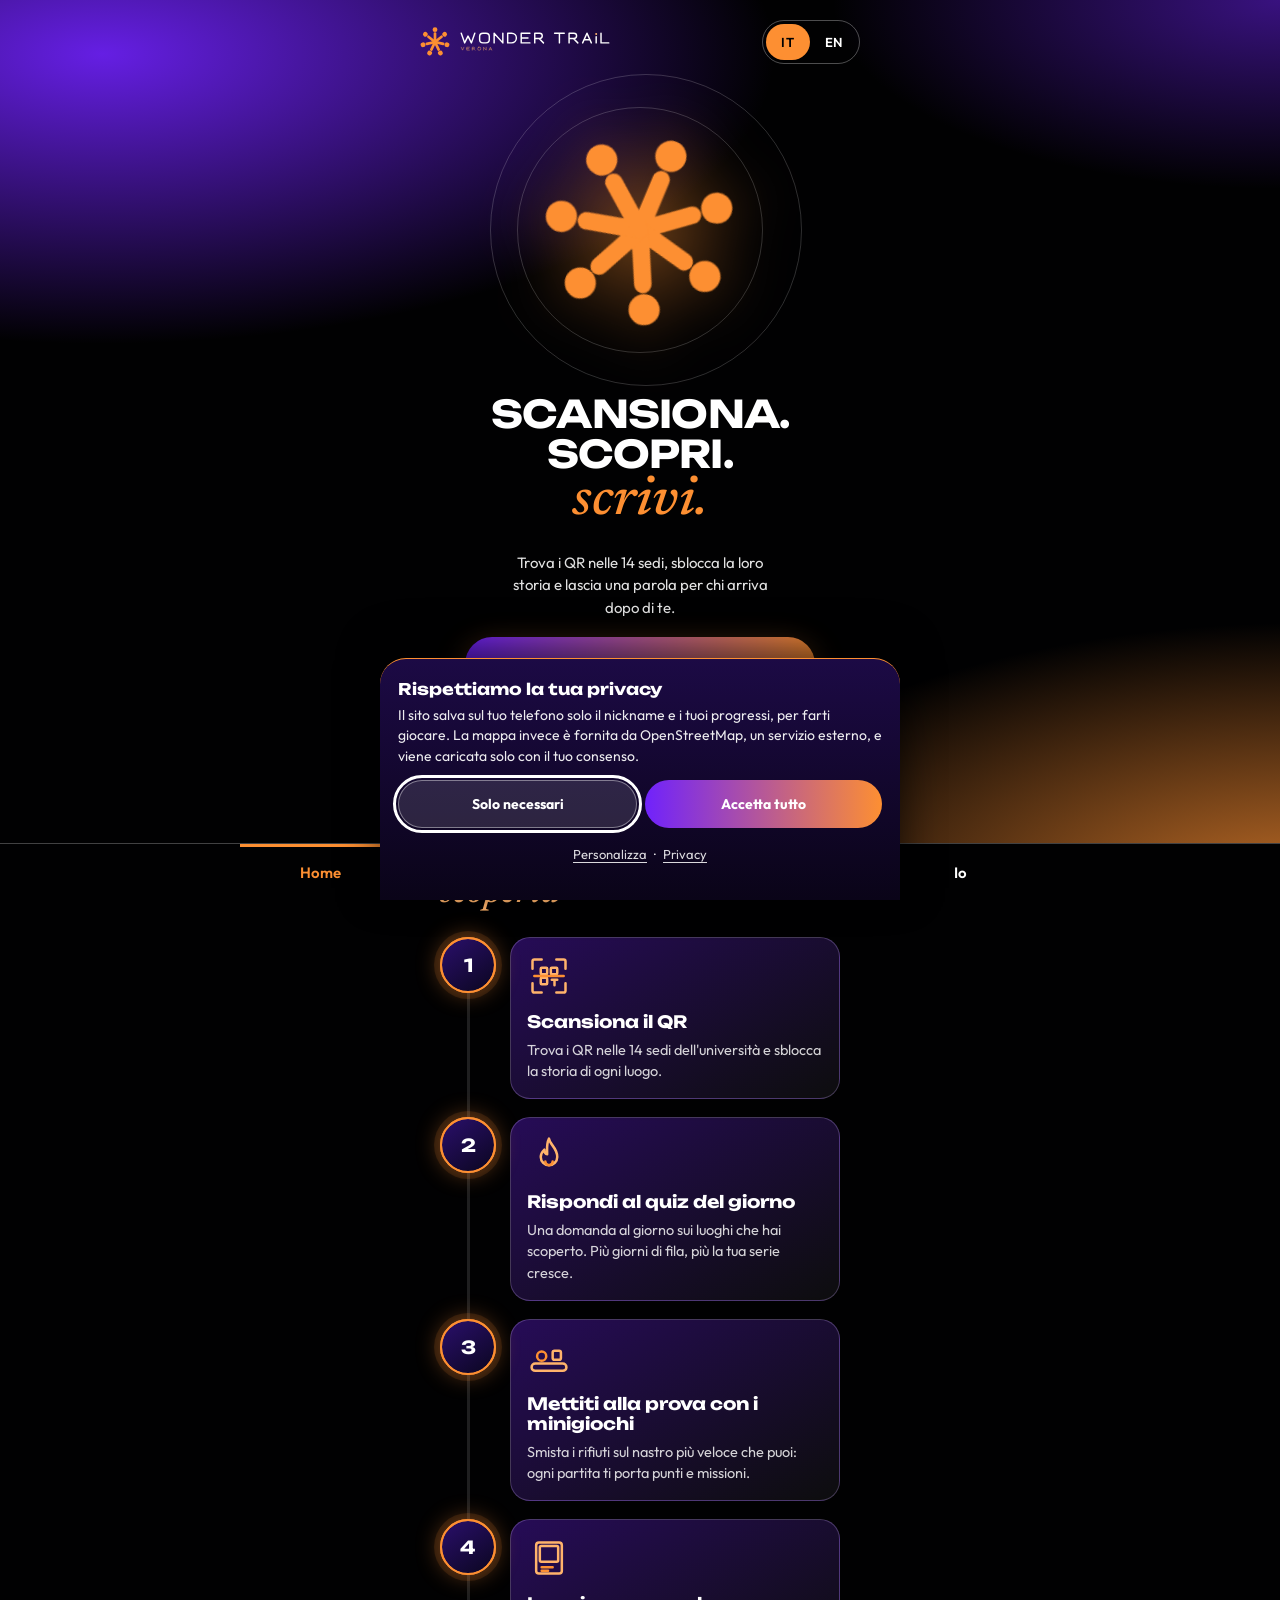
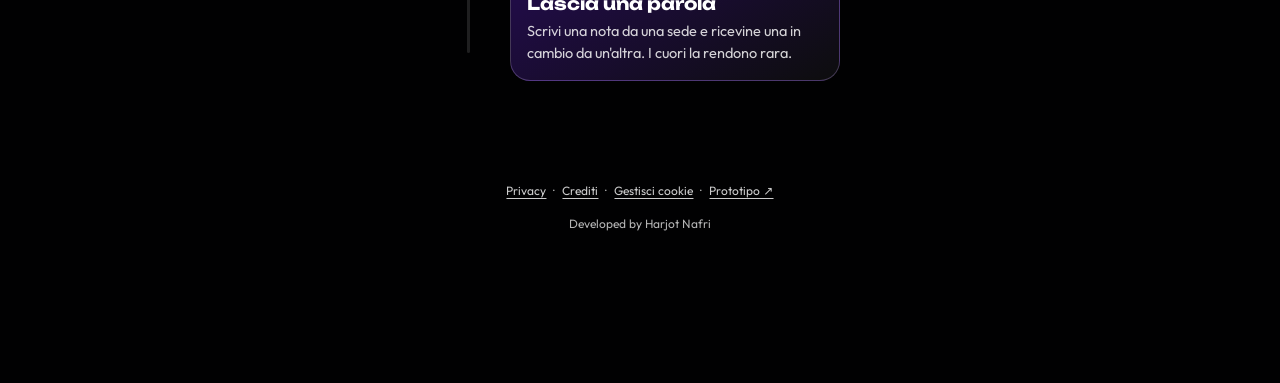
<file: index.html>
<!doctype html>
<html lang="it">
<head>
<meta charset="utf-8">
<meta name="viewport" content="width=device-width, initial-scale=1">
<meta name="theme-color" content="#010102">
<title>Verona Wonder Trail</title>
<link rel="icon" href="logo/favicon.svg" type="image/svg+xml">
<link rel="icon" href="logo/favicon-32.png" sizes="32x32" type="image/png">
<link rel="apple-touch-icon" href="logo/apple-touch-icon.png">
<meta name="description" content="Scansiona i QR nelle sedi dell'Università di Verona, sblocca la loro storia e scrivi agli altri poli.">
<link rel="stylesheet" href="fonts.css">
<link rel="stylesheet" href="vendor/leaflet/leaflet.css">
<link rel="stylesheet" href="style.css">
<link rel="stylesheet" href="consent.css">
<link rel="stylesheet" href="steps.css">
<link rel="stylesheet" href="percorso.css">
<script src="i18n-en.js"></script>
<script src="i18n.js"></script>
</head>
<body data-view="top">
<main class="screen" id="top">

<header class="top">
<span class="brand"><svg class="brand-sym" viewBox="0 0 100 100" aria-hidden="true"><g stroke="#FD8F32" stroke-width="9" stroke-linecap="round"><line x1="50" y1="50" x2="50" y2="22" transform="rotate(0 50 50)"/><circle cx="50" cy="9" r="8" stroke="none" fill="#FD8F32" transform="rotate(0 50 50)"/><line x1="50" y1="50" x2="50" y2="22" transform="rotate(51.42857142857143 50 50)"/><circle cx="50" cy="9" r="8" stroke="none" fill="#FD8F32" transform="rotate(51.42857142857143 50 50)"/><line x1="50" y1="50" x2="50" y2="22" transform="rotate(102.85714285714286 50 50)"/><circle cx="50" cy="9" r="8" stroke="none" fill="#FD8F32" transform="rotate(102.85714285714286 50 50)"/><line x1="50" y1="50" x2="50" y2="22" transform="rotate(154.28571428571428 50 50)"/><circle cx="50" cy="9" r="8" stroke="none" fill="#FD8F32" transform="rotate(154.28571428571428 50 50)"/><line x1="50" y1="50" x2="50" y2="22" transform="rotate(205.71428571428572 50 50)"/><circle cx="50" cy="9" r="8" stroke="none" fill="#FD8F32" transform="rotate(205.71428571428572 50 50)"/><line x1="50" y1="50" x2="50" y2="22" transform="rotate(257.14285714285717 50 50)"/><circle cx="50" cy="9" r="8" stroke="none" fill="#FD8F32" transform="rotate(257.14285714285717 50 50)"/><line x1="50" y1="50" x2="50" y2="22" transform="rotate(308.57142857142856 50 50)"/><circle cx="50" cy="9" r="8" stroke="none" fill="#FD8F32" transform="rotate(308.57142857142856 50 50)"/></g></svg><svg class="brand-txt" role="img" aria-label="Verona Wonder Trail" xmlns="http://www.w3.org/2000/svg" viewBox="-5 -5 620 82"><g transform="translate(0,0)"><g fill="none" stroke="#fff" stroke-width="6" stroke-linecap="round" stroke-linejoin="round"><g transform="translate(0,0)"><path d="M0 0L14 40L28 12L42 40L56 0"/></g><g transform="translate(76,0)"><path d="M14 0H26A14 14 0 0 1 40 14V26A14 14 0 0 1 26 40H14A14 14 0 0 1 0 26V14A14 14 0 0 1 14 0Z"/></g><g transform="translate(136,0)"><path d="M0 40V0L36 40V0"/></g><g transform="translate(192,0)"><path d="M0 0H16A20 20 0 0 1 16 40H0Z"/></g><g transform="translate(248,0)"><path d="M36 0H0V40H36M0 20H28"/></g><g transform="translate(304,0)"><path d="M0 40V0H20A11 11 0 0 1 20 22H0M18 22L36 40"/></g><g transform="translate(386,0)"><path d="M0 0H40M20 0V40"/></g><g transform="translate(446,0)"><path d="M0 40V0H20A11 11 0 0 1 20 22H0M18 22L36 40"/></g><g transform="translate(502,0)"><path d="M0 40L18 0L36 40M8 27H28"/></g><g transform="translate(558,0)"><path d="M0 15V40"/><circle cx="0" cy="3" r="4.2" fill="#FFB36B" stroke="none"/></g><g transform="translate(578,0)"><path d="M0 0V40H32"/></g></g><g transform="translate(0,58) scale(.3)"><g fill="none" stroke="#FFB36B" stroke-width="6" stroke-linecap="round" stroke-linejoin="round"><g transform="translate(0,0)"><path d="M0 0L18 40L36 0"/></g><g transform="translate(76,0)"><path d="M36 0H0V40H36M0 20H28"/></g><g transform="translate(152,0)"><path d="M0 40V0H20A11 11 0 0 1 20 22H0M18 22L36 40"/></g><g transform="translate(228,0)"><path d="M14 0H26A14 14 0 0 1 40 14V26A14 14 0 0 1 26 40H14A14 14 0 0 1 0 26V14A14 14 0 0 1 14 0Z"/></g><g transform="translate(308,0)"><path d="M0 40V0L36 40V0"/></g><g transform="translate(384,0)"><path d="M0 40L18 0L36 40M8 27H28"/></g></g></g></g></svg></span>
<div class="hright"><span id="langsw-slot"></span><span class="lang" id="who"></span></div>
</header>

<section class="hero">

<div class="stage" aria-hidden="true" id="stage">
<div class="halo h1"></div>
<div class="halo h2"></div>
<div class="aura" id="aura"><svg class="aura-sym" viewBox="0 0 100 100" aria-hidden="true"><g stroke="#FD8F32" stroke-width="9" stroke-linecap="round"><line x1="50" y1="50" x2="50" y2="22" transform="rotate(0 50 50)"/><circle cx="50" cy="9" r="8" stroke="none" fill="#FD8F32" transform="rotate(0 50 50)"/><line x1="50" y1="50" x2="50" y2="22" transform="rotate(51.42857142857143 50 50)"/><circle cx="50" cy="9" r="8" stroke="none" fill="#FD8F32" transform="rotate(51.42857142857143 50 50)"/><line x1="50" y1="50" x2="50" y2="22" transform="rotate(102.85714285714286 50 50)"/><circle cx="50" cy="9" r="8" stroke="none" fill="#FD8F32" transform="rotate(102.85714285714286 50 50)"/><line x1="50" y1="50" x2="50" y2="22" transform="rotate(154.28571428571428 50 50)"/><circle cx="50" cy="9" r="8" stroke="none" fill="#FD8F32" transform="rotate(154.28571428571428 50 50)"/><line x1="50" y1="50" x2="50" y2="22" transform="rotate(205.71428571428572 50 50)"/><circle cx="50" cy="9" r="8" stroke="none" fill="#FD8F32" transform="rotate(205.71428571428572 50 50)"/><line x1="50" y1="50" x2="50" y2="22" transform="rotate(257.14285714285717 50 50)"/><circle cx="50" cy="9" r="8" stroke="none" fill="#FD8F32" transform="rotate(257.14285714285717 50 50)"/><line x1="50" y1="50" x2="50" y2="22" transform="rotate(308.57142857142856 50 50)"/><circle cx="50" cy="9" r="8" stroke="none" fill="#FD8F32" transform="rotate(308.57142857142856 50 50)"/></g></svg></div>
</div>

<h1 class="title">
<span class="letters" aria-label="Scansiona."><span aria-hidden="true" style="--i:0">S</span><span aria-hidden="true" style="--i:1">C</span><span aria-hidden="true" style="--i:2">A</span><span aria-hidden="true" style="--i:3">N</span><span aria-hidden="true" style="--i:4">S</span><span aria-hidden="true" style="--i:5">I</span><span aria-hidden="true" style="--i:6">O</span><span aria-hidden="true" style="--i:7">N</span><span aria-hidden="true" style="--i:8">A</span><span aria-hidden="true" style="--i:9">.</span></span>
<span class="letters" aria-label="Scopri."><span aria-hidden="true" style="--i:10">S</span><span aria-hidden="true" style="--i:11">C</span><span aria-hidden="true" style="--i:12">O</span><span aria-hidden="true" style="--i:13">P</span><span aria-hidden="true" style="--i:14">R</span><span aria-hidden="true" style="--i:15">I</span><span aria-hidden="true" style="--i:16">.</span></span>
<span class="script"><span>scrivi.</span></span>
</h1>

<p class="lead">Trova i QR nelle 14 sedi, sblocca la loro storia e lascia una parola per chi arriva dopo di te.</p>
<button class="cta" id="cta" type="button">Scansiona un QR</button>
<a class="ghost" href="#mappa">Vedi la mappa</a>
<p class="note" id="note" role="status"></p>
<form class="nick" id="nick-form" hidden>
<label class="sr" for="nick">Nickname</label>
<input id="nick" name="nick" type="text" minlength="2" maxlength="20" required autocomplete="off" placeholder="Scegli un nickname">
<button type="submit">Conferma</button>
</form>
<p class="progress" id="progress"></p>

</section>

<section class="how" id="how" aria-labelledby="how-t">
<p class="how-h">Come funziona</p>
<h2 class="how-t" id="how-t">Quattro passi, <em>una scoperta</em></h2>
<div class="how-list">
<span class="how-rail" aria-hidden="true"></span><span class="how-fill" aria-hidden="true"></span>
<ol class="how-ol">
<li class="how-step" style="--k:0"><span class="how-num" aria-hidden="true">1</span><div class="how-card"><svg class="how-ico" viewBox="0 0 48 48" fill="none" stroke="currentColor" stroke-width="2.5" stroke-linecap="round" stroke-linejoin="round" aria-hidden="true"><path d="M6 16V8a2 2 0 0 1 2-2h8M32 6h8a2 2 0 0 1 2 2v8M42 32v8a2 2 0 0 1-2 2h-8M16 42H8a2 2 0 0 1-2-2v-8"/><rect x="15" y="15" width="7" height="7" rx="1"/><rect x="26" y="15" width="7" height="7" rx="1"/><rect x="15" y="26" width="7" height="7" rx="1"/><path d="M27 28h6M30 28v6"/><g class="ico-scan"><path d="M8 24h32" stroke="#FD8F32"/></g></svg><h3>Scansiona il QR</h3><p>Trova i QR nelle 14 sedi dell'università e sblocca la storia di ogni luogo.</p></div></li>
<li class="how-step" style="--k:1"><span class="how-num" aria-hidden="true">2</span><div class="how-card"><svg class="how-ico" viewBox="0 0 48 48" fill="none" stroke="currentColor" stroke-width="2.5" stroke-linecap="round" stroke-linejoin="round" aria-hidden="true"><g class="ico-flame"><path d="M24 5c1 7 9 10 9 20a9 9 0 0 1-18 0c0-4 2-6 4-8 0 4 2 5 3 5 0-6-1-11 2-17z"/></g><path d="M20 30a4 4 0 0 0 8 0" stroke="#FD8F32"/></svg><h3>Rispondi al quiz del giorno</h3><p>Una domanda al giorno sui luoghi che hai scoperto. Più giorni di fila, più la tua serie cresce.</p></div></li>
<li class="how-step" style="--k:2"><span class="how-num" aria-hidden="true">3</span><div class="how-card"><svg class="how-ico" viewBox="0 0 48 48" fill="none" stroke="currentColor" stroke-width="2.5" stroke-linecap="round" stroke-linejoin="round" aria-hidden="true"><rect x="5" y="30" width="38" height="8" rx="4"/><g class="ico-belt"><circle cx="16" cy="22" r="5" stroke="#FD8F32"/><rect x="28" y="16" width="9" height="10" rx="2"/></g></svg><h3>Mettiti alla prova con i minigiochi</h3><p>Smista i rifiuti sul nastro più veloce che puoi: ogni partita ti porta punti e missioni.</p></div></li>
<li class="how-step" style="--k:3"><span class="how-num" aria-hidden="true">4</span><div class="how-card"><svg class="how-ico" viewBox="0 0 48 48" fill="none" stroke="currentColor" stroke-width="2.5" stroke-linecap="round" stroke-linejoin="round" aria-hidden="true"><g class="ico-pol"><rect x="10" y="7" width="28" height="34" rx="3"/><rect x="14" y="11" width="20" height="17" rx="1.5"/><path d="M16 34h12M16 38h7" stroke="#FD8F32"/></g></svg><h3>Lascia una parola</h3><p>Scrivi una nota da una sede e ricevine una in cambio da un'altra. I cuori la rendono rara.</p></div></li>
</ol>
</div>
</section>

</main>

<section class="mapsec" id="mappa" aria-labelledby="mappa-t">
<h2 id="mappa-t">Le sedi</h2>
<p class="mapsub">Tocca un punto. Quelli gialli li hai sbloccati.</p>
<div id="map" class="map" role="region" aria-label="Mappa delle sedi"></div>
<div id="sede-panel" class="panel" hidden tabindex="-1">
<h3 id="sp-nome"></h3>
<p class="sp-state" id="sp-state"></p>
<div id="sp-body"></div>
</div>
<div class="tabs" id="tabs" role="tablist" aria-label="Categoria" hidden>
<button type="button" role="tab" id="tab-flora" aria-selected="true">Flora</button>
<button type="button" role="tab" id="tab-fauna" aria-selected="false">Fauna</button>
</div>
<ul class="sedi-list" id="sedi-list"></ul>
</section>

<section class="gioca" id="gioca" aria-labelledby="gioca-t">
<h2 id="gioca-t">Gioca</h2>
<p class="mapsub">Un quiz al giorno e una sfida con la raccolta differenziata.</p>
<div id="gioca-view"></div>
</section>

<section class="parole" id="parole" aria-labelledby="parole-t">
<h2 id="parole-t">Parole</h2>
<p class="mapsub">Lascia una nota agli altri poli e ricevine una in cambio.</p>
<div id="parole-view"></div>
</section>

<section class="io" id="io" aria-labelledby="io-t">
<h2 id="io-t">Io</h2>
<p class="mapsub">Il tuo percorso: sedi, note e cuori.</p>
<div id="io-view"></div>
</section>

<p class="legal"><a href="privacy.html">Privacy</a> · <a href="crediti.html">Crediti</a> · <button type="button" id="open-consent">Gestisci cookie</button> · <a href="https://verona-wild-wonder-trail.lovable.app/" target="_blank" rel="noopener">Prototipo ↗</a><span style="display:block;margin-top:10px">Developed by Harjot Nafri</span></p>
<nav class="dock" aria-label="Sezioni del sito">
<a href="#top">Home</a>
<a href="#mappa">Sedi</a>
<a href="#gioca">Gioca</a>
<a href="#parole">Parole</a>
<a href="#io">Io</a>
</nav>

<script src="nav.js"></script>
<script src="vendor/leaflet/leaflet.js"></script>
<div class="scan" id="scan" hidden role="dialog" aria-modal="true" aria-label="Scansiona il QR di una sede">
<video id="scan-video" playsinline muted></video>
<div class="scan-frame" aria-hidden="true"></div>
<p class="scan-msg" id="scan-msg" role="status">Inquadra il QR della sede</p>
<button type="button" class="scan-close" id="scan-close">Annulla</button>
</div>
<canvas id="scan-canvas" hidden></canvas>

<script src="vendor/jsQR.js"></script>
<script src="vendor/supabase.js"></script>
<script src="config.js"></script>
<script src="consent.js"></script>
<script src="sblocco.js" defer></script>
<script src="app.js" defer></script>
<script src="rifiuti.js" defer></script>
<script src="gioca.js" defer></script>
<script src="traduzioni.js" defer></script>
<script src="carte.js" defer></script>
<script src="percorso.js" defer></script>
<script src="parole.js" defer></script>
<script src="io.js" defer></script>
<script src="aura.js"></script>
<script src="steps.js" defer></script>
</body>
</html>
</file>
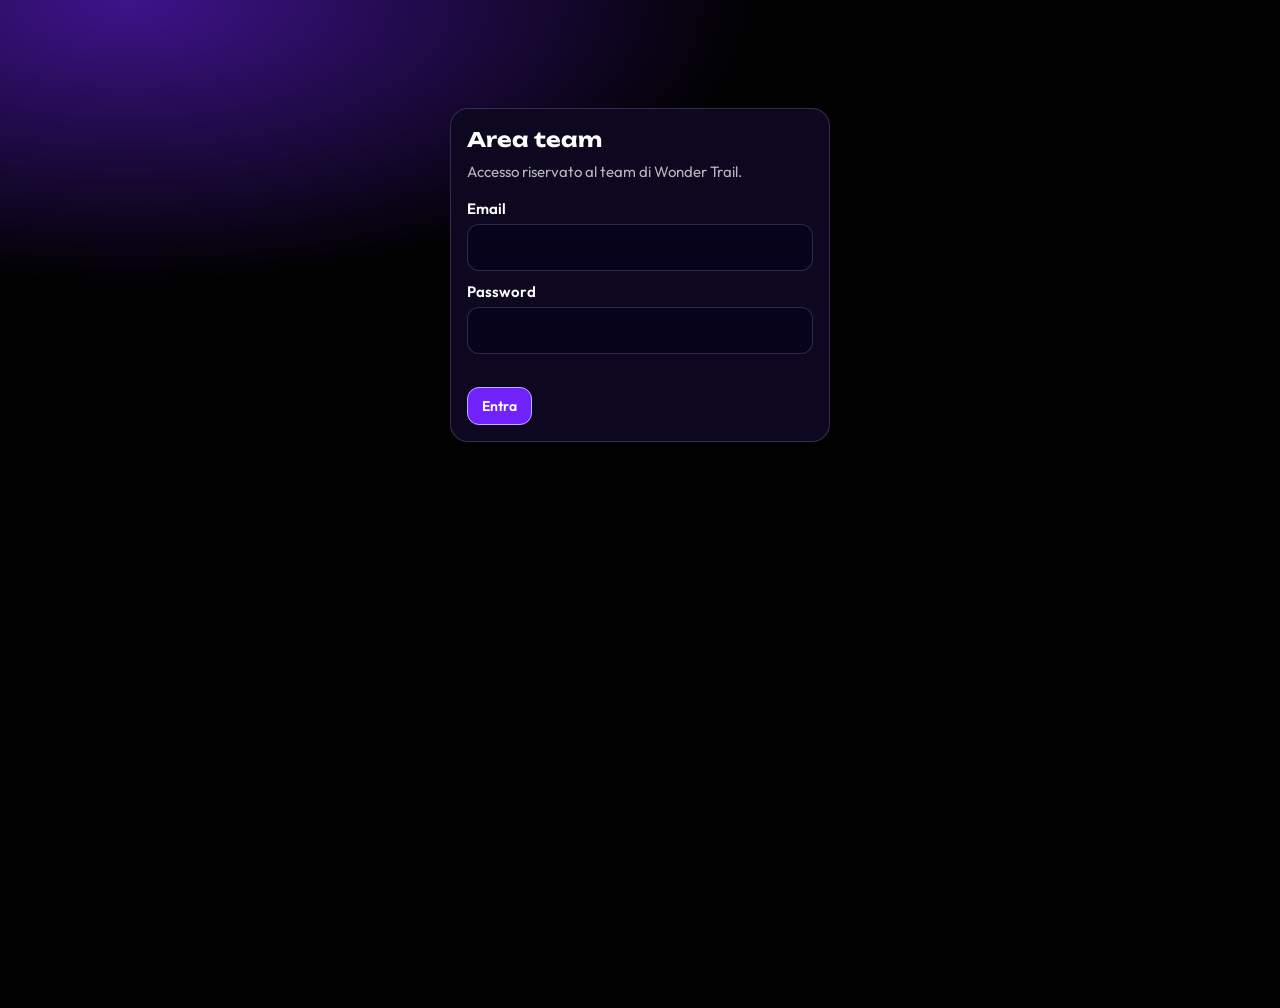
<file: admin/index.html>
<!DOCTYPE html>
<html lang="it">
<head>
<meta charset="utf-8">
<meta name="viewport" content="width=device-width,initial-scale=1">
<meta name="robots" content="noindex,nofollow,noarchive">
<title>Wonder Trail · Area team</title>
<link rel="icon" href="/logo/favicon.svg" type="image/svg+xml">
<link rel="stylesheet" href="/fonts.css">
<link rel="stylesheet" href="/admin/admin.css">
</head>
<body>
<div id="app" aria-live="polite"></div>
<script src="/vendor/supabase.js"></script>
<script src="/config.js"></script>
<script src="/admin/admin.js"></script>
</body>
</html>
</file>
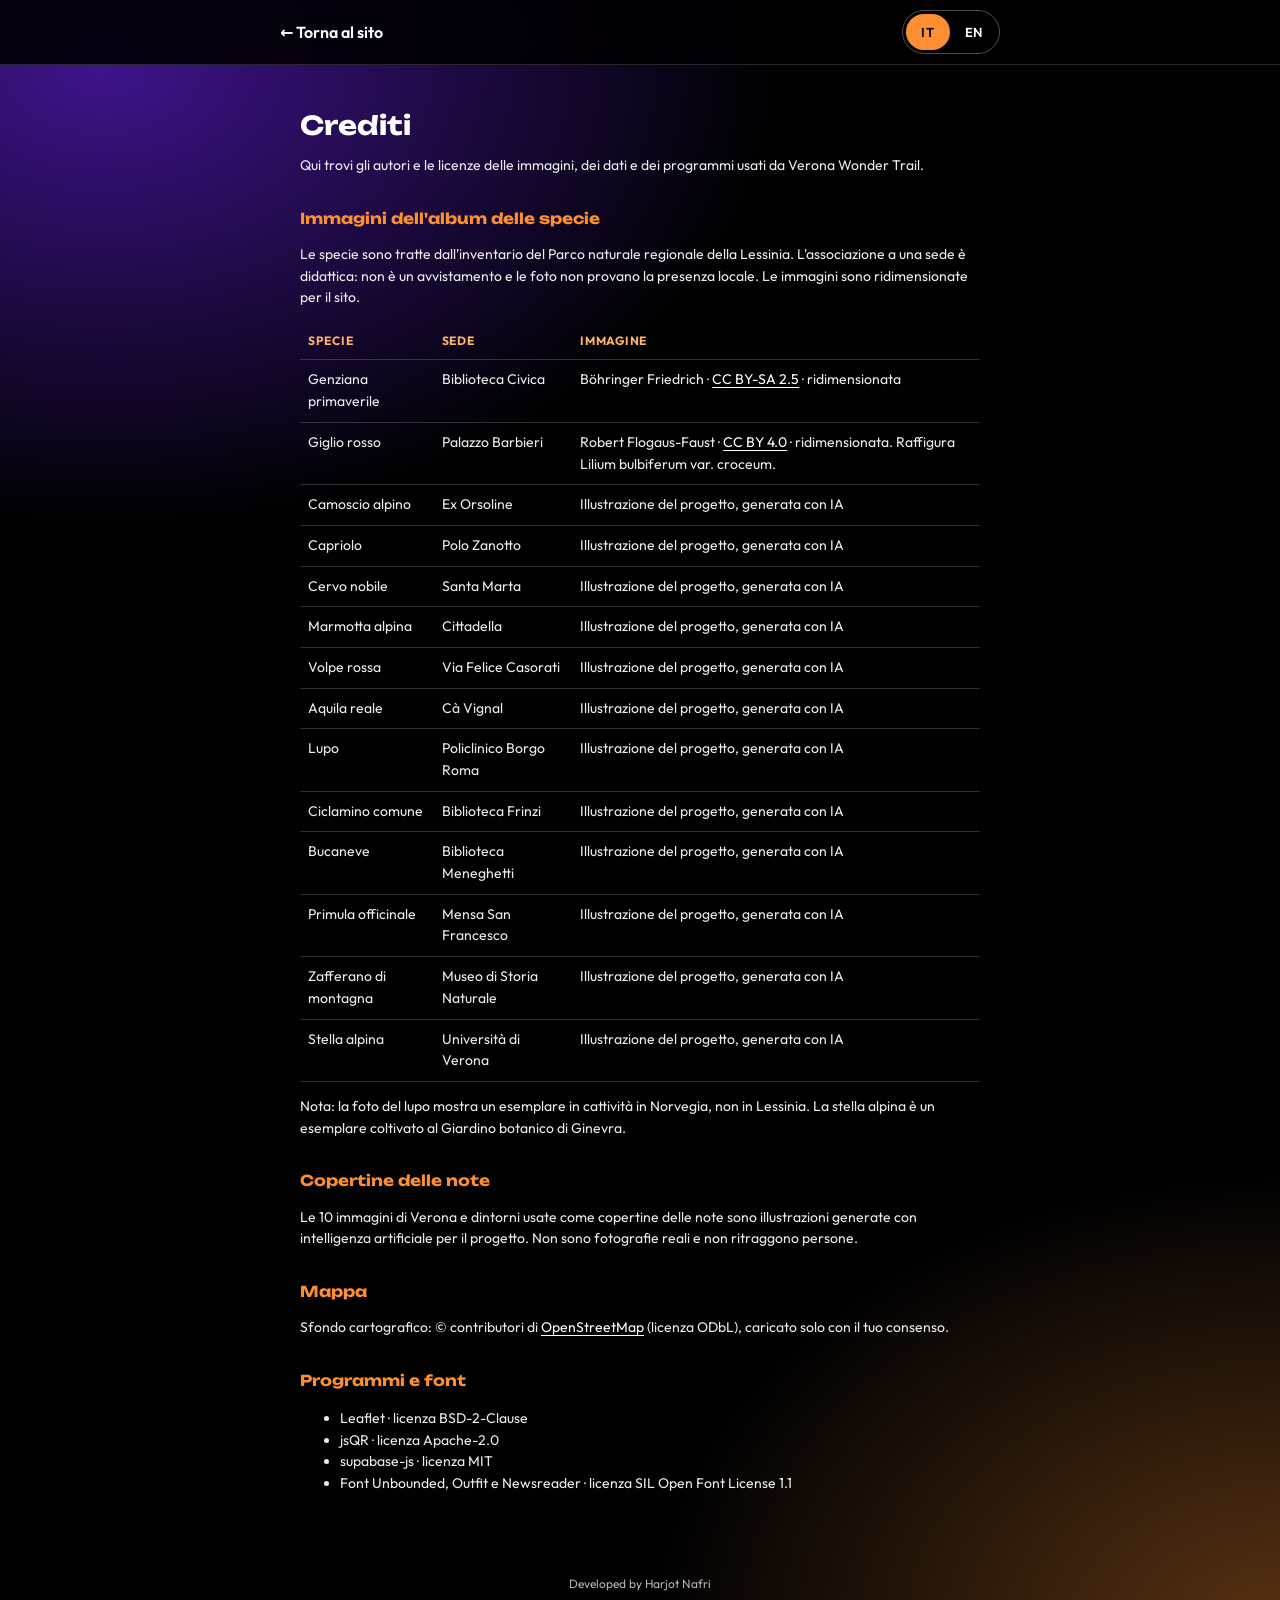
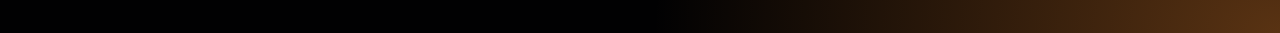
<file: crediti.html>
<!doctype html>
<html lang="it">
<head>
<meta charset="utf-8">
<meta name="viewport" content="width=device-width,initial-scale=1">
<meta name="theme-color" content="#010102">
<title data-en="Credits · Verona Wonder Trail">Crediti · Verona Wonder Trail</title>
<link rel="icon" href="logo/favicon.svg" type="image/svg+xml">
<link rel="stylesheet" href="fonts.css">
<style>
*{box-sizing:border-box}
body{margin:0;background:radial-gradient(75% 40% at 8% 4%,rgba(112,34,252,.55),transparent 70%),radial-gradient(70% 40% at 100% 100%,rgba(253,143,50,.35),transparent 70%),#010102;color:#fff;font-family:'Outfit',system-ui,sans-serif;line-height:1.55}
main{max-width:720px;margin:0 auto;padding:28px 20px 64px}
h1{font-family:'Unbounded',sans-serif;font-weight:700;font-size:26px;line-height:1.15;margin:18px 0 6px}
h2{font-family:'Unbounded',sans-serif;font-weight:700;font-size:15px;margin:30px 0 10px;color:#FD8F32}
p,li,td,th{font-size:14px;color:rgba(255,255,255,.92)}
a{color:#fff;text-underline-offset:3px}
.bar{position:sticky;top:0;z-index:10;padding:10px 20px;background:rgba(1,1,2,.88);-webkit-backdrop-filter:blur(10px);backdrop-filter:blur(10px);border-bottom:1px solid rgba(255,255,255,.15)}
.back{display:inline-flex;align-items:center;min-height:44px;font-weight:600;text-decoration:none}
.bar .back{display:flex}
.tw{overflow-x:auto}
table{width:100%;border-collapse:collapse;min-width:520px}
th,td{text-align:left;padding:9px 8px;border-bottom:1px solid rgba(255,255,255,.18);vertical-align:top}
th{font-size:12px;text-transform:uppercase;letter-spacing:.06em;color:#FFB36B}
</style>
<script src="i18n.js"></script>
</head>
<body>
<header class="bar"><div style="max-width:720px;margin:0 auto;display:flex;align-items:center;justify-content:space-between;gap:12px"><a class="back l-it" href="./">← Torna al sito</a><a class="back l-en" href="./">← Back to the site</a><span id="langsw-slot"></span></div></header>
<main>
<div class="l-it" lang="it">
<h1>Crediti</h1>
<p>Qui trovi gli autori e le licenze delle immagini, dei dati e dei programmi usati da Verona Wonder Trail.</p>

<h2>Immagini dell'album delle specie</h2>
<p>Le specie sono tratte dall'inventario del Parco naturale regionale della Lessinia. L'associazione a una sede è didattica: non è un avvistamento e le foto non provano la presenza locale. Le immagini sono ridimensionate per il sito.</p>
<div class="tw"><table>
<tr><th>Specie</th><th>Sede</th><th>Immagine</th></tr>
<tr><td>Genziana primaverile</td><td>Biblioteca Civica</td><td>Böhringer Friedrich · <a href="https://creativecommons.org/licenses/by-sa/2.5/deed.it" target="_blank" rel="noopener">CC BY-SA 2.5</a> · ridimensionata</td></tr>
<tr><td>Giglio rosso</td><td>Palazzo Barbieri</td><td>Robert Flogaus-Faust · <a href="https://creativecommons.org/licenses/by/4.0/deed.it" target="_blank" rel="noopener">CC BY 4.0</a> · ridimensionata. Raffigura Lilium bulbiferum var. croceum.</td></tr>
<tr><td>Camoscio alpino</td><td>Ex Orsoline</td><td>Illustrazione del progetto, generata con IA</td></tr><tr><td>Capriolo</td><td>Polo Zanotto</td><td>Illustrazione del progetto, generata con IA</td></tr><tr><td>Cervo nobile</td><td>Santa Marta</td><td>Illustrazione del progetto, generata con IA</td></tr><tr><td>Marmotta alpina</td><td>Cittadella</td><td>Illustrazione del progetto, generata con IA</td></tr><tr><td>Volpe rossa</td><td>Via Felice Casorati</td><td>Illustrazione del progetto, generata con IA</td></tr><tr><td>Aquila reale</td><td>Cà Vignal</td><td>Illustrazione del progetto, generata con IA</td></tr><tr><td>Lupo</td><td>Policlinico Borgo Roma</td><td>Illustrazione del progetto, generata con IA</td></tr><tr><td>Ciclamino comune</td><td>Biblioteca Frinzi</td><td>Illustrazione del progetto, generata con IA</td></tr><tr><td>Bucaneve</td><td>Biblioteca Meneghetti</td><td>Illustrazione del progetto, generata con IA</td></tr><tr><td>Primula officinale</td><td>Mensa San Francesco</td><td>Illustrazione del progetto, generata con IA</td></tr><tr><td>Zafferano di montagna</td><td>Museo di Storia Naturale</td><td>Illustrazione del progetto, generata con IA</td></tr><tr><td>Stella alpina</td><td>Università di Verona</td><td>Illustrazione del progetto, generata con IA</td></tr>
</table></div>
<p>Nota: la foto del lupo mostra un esemplare in cattività in Norvegia, non in Lessinia. La stella alpina è un esemplare coltivato al Giardino botanico di Ginevra.</p>

<h2>Copertine delle note</h2>
<p>Le 10 immagini di Verona e dintorni usate come copertine delle note sono illustrazioni generate con intelligenza artificiale per il progetto. Non sono fotografie reali e non ritraggono persone.</p>

<h2>Mappa</h2>
<p>Sfondo cartografico: © contributori di <a href="https://www.openstreetmap.org/copyright" target="_blank" rel="noopener">OpenStreetMap</a> (licenza ODbL), caricato solo con il tuo consenso.</p>

<h2>Programmi e font</h2>
<ul>
<li>Leaflet · licenza BSD-2-Clause</li>
<li>jsQR · licenza Apache-2.0</li>
<li>supabase-js · licenza MIT</li>
<li>Font Unbounded, Outfit e Newsreader · licenza SIL Open Font License 1.1</li>
</ul>
</div>
<div class="l-en" lang="en">
<h1>Credits</h1>
<p>Here you will find the authors and licences of the images, data and software used by Verona Wonder Trail.</p>

<h2>Images of the species album</h2>
<p>The species come from the inventory of the Lessinia Regional Nature Park. The link to a location is educational: it is not a sighting and the photos do not prove local presence. The images are resized for the site.</p>
<div class="tw"><table>
<tr><th>Species</th><th>Location</th><th>Image</th></tr>
<tr><td>Spring gentian</td><td>Civic Library</td><td>Böhringer Friedrich · <a href="https://creativecommons.org/licenses/by-sa/2.5/deed.it" target="_blank" rel="noopener">CC BY-SA 2.5</a> · resized</td></tr>
<tr><td>Orange lily</td><td>Palazzo Barbieri</td><td>Robert Flogaus-Faust · <a href="https://creativecommons.org/licenses/by/4.0/deed.it" target="_blank" rel="noopener">CC BY 4.0</a> · resized. Shows Lilium bulbiferum var. croceum.</td></tr>
<tr><td>Alpine chamois</td><td>Ex Orsoline</td><td>Project illustration, AI-generated</td></tr><tr><td>Roe deer</td><td>Zanotto Campus</td><td>Project illustration, AI-generated</td></tr><tr><td>Red deer</td><td>Santa Marta</td><td>Project illustration, AI-generated</td></tr><tr><td>Alpine marmot</td><td>Cittadella</td><td>Project illustration, AI-generated</td></tr><tr><td>Red fox</td><td>Via Felice Casorati</td><td>Project illustration, AI-generated</td></tr><tr><td>Golden eagle</td><td>Cà Vignal</td><td>Project illustration, AI-generated</td></tr><tr><td>Wolf</td><td>Borgo Roma Polyclinic</td><td>Project illustration, AI-generated</td></tr><tr><td>Alpine cyclamen</td><td>Frinzi Library</td><td>Project illustration, AI-generated</td></tr><tr><td>Snowdrop</td><td>Meneghetti Library</td><td>Project illustration, AI-generated</td></tr><tr><td>Cowslip</td><td>San Francesco Canteen</td><td>Project illustration, AI-generated</td></tr><tr><td>Mountain crocus</td><td>Natural History Museum</td><td>Project illustration, AI-generated</td></tr><tr><td>Edelweiss</td><td>University of Verona</td><td>Project illustration, AI-generated</td></tr>
</table></div>
<p>Note: the wolf photo shows a captive animal in Norway, not in Lessinia. The edelweiss is a specimen grown in the Geneva Botanical Garden.</p>

<h2>Note covers</h2>
<p>The 10 images of Verona and its surroundings used as note covers are illustrations generated with artificial intelligence for the project. They are not real photographs and do not show people.</p>

<h2>Map</h2>
<p>Map background: © <a href="https://www.openstreetmap.org/copyright" target="_blank" rel="noopener">OpenStreetMap</a> contributors (ODbL licence), loaded only with your consent.</p>

<h2>Software and fonts</h2>
<ul>
<li>Leaflet · BSD-2-Clause licence</li>
<li>jsQR · Apache-2.0 licence</li>
<li>supabase-js · MIT licence</li>
<li>Fonts Unbounded, Outfit and Newsreader · SIL Open Font License 1.1</li>
</ul>
</div>
</main>
<p style="max-width:680px;margin:0 auto;padding:0 20px 40px;text-align:center;font-size:12px;color:rgba(255,255,255,.7)">Developed by Harjot Nafri</p>
</body>
</html>
</file>
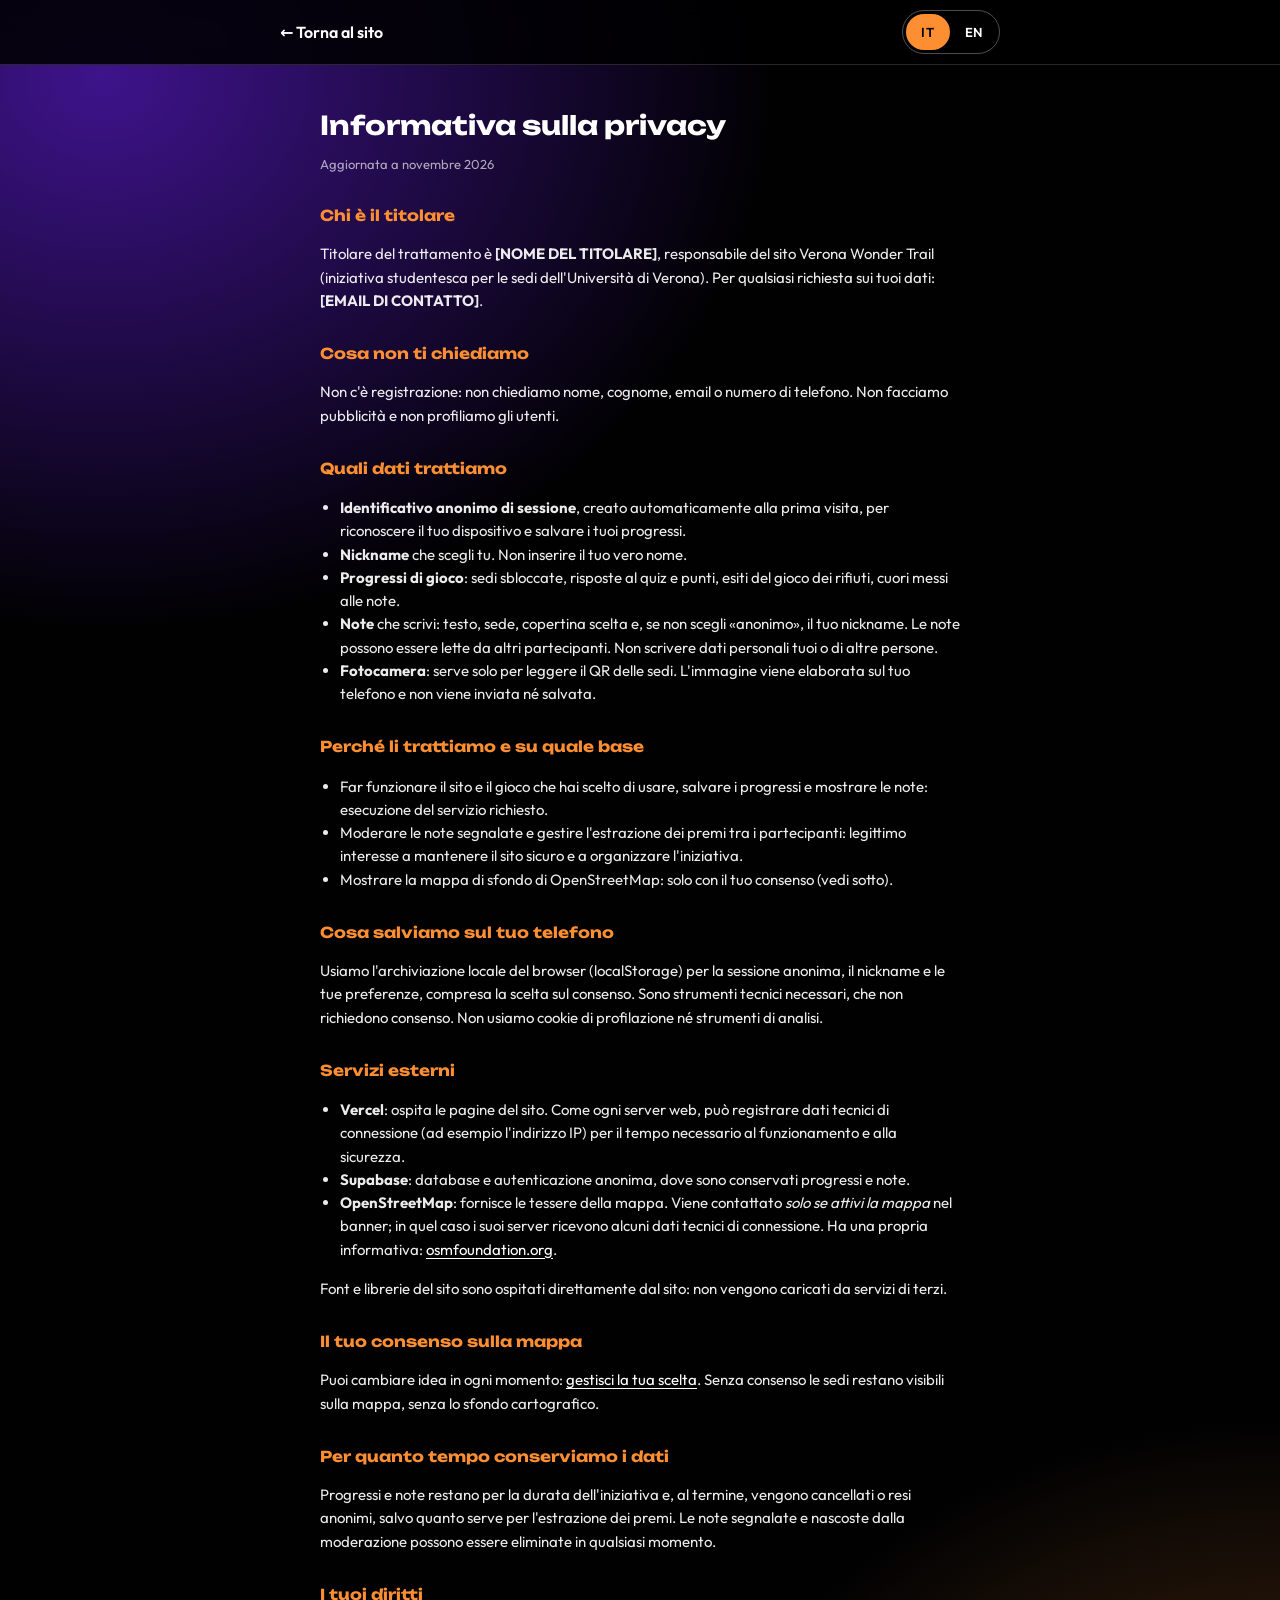
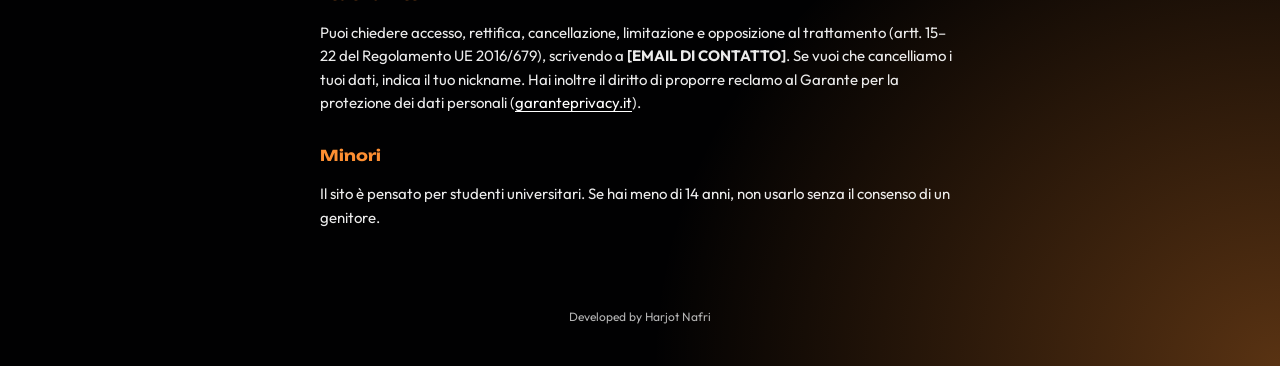
<file: privacy.html>
<!doctype html>
<html lang="it">
<head>
<meta charset="utf-8">
<meta name="viewport" content="width=device-width,initial-scale=1">
<meta name="theme-color" content="#010102">
<title data-en="Privacy · Verona Wonder Trail">Privacy · Verona Wonder Trail</title>
<link rel="icon" href="logo/favicon.svg" type="image/svg+xml">
<link rel="stylesheet" href="fonts.css">
<link rel="stylesheet" href="consent.css">
<style>
:root{--ocean:#7022FC;--acid:#FD8F32}
*{box-sizing:border-box}
body{margin:0;background:radial-gradient(75% 40% at 8% 4%,rgba(112,34,252,.55),transparent 70%),radial-gradient(70% 40% at 100% 100%,rgba(253,143,50,.35),transparent 70%),#010102;color:#fff;font-family:'Outfit',system-ui,sans-serif;line-height:1.55}
main{max-width:680px;margin:0 auto;padding:28px 20px 64px}
h1{font-family:'Unbounded',sans-serif;font-weight:700;font-size:26px;line-height:1.15;margin:18px 0 6px}
h2{font-family:'Unbounded',sans-serif;font-weight:700;font-size:15px;margin:30px 0 8px;color:var(--acid)}
p,li{font-size:15px;color:rgba(255,255,255,.92)}
ul{padding-left:20px}
a{color:#fff;text-underline-offset:3px}
.bar{position:sticky;top:0;z-index:10;padding:10px 20px;background:rgba(1,1,2,.88);-webkit-backdrop-filter:blur(10px);backdrop-filter:blur(10px);border-bottom:1px solid rgba(255,255,255,.15)}
.back{display:inline-flex;align-items:center;min-height:44px;font-weight:600;text-decoration:none}
.bar .back{display:flex}
.upd{opacity:.7;font-size:13px}
button.lnk{background:none;border:0;color:#fff;font:inherit;text-decoration:underline;text-underline-offset:3px;cursor:pointer;padding:0}
</style>
<script src="i18n.js"></script>
</head>
<body data-no-banner>
<header class="bar"><div style="max-width:720px;margin:0 auto;display:flex;align-items:center;justify-content:space-between;gap:12px"><a class="back l-it" href="./">← Torna al sito</a><a class="back l-en" href="./">← Back to the site</a><span id="langsw-slot"></span></div></header>
<main>
<div class="l-it" lang="it">
<h1>Informativa sulla privacy</h1>
<p class="upd">Aggiornata a novembre 2026</p>

<h2>Chi è il titolare</h2>
<p>Titolare del trattamento è <strong>[NOME DEL TITOLARE]</strong>, responsabile del sito Verona Wonder Trail (iniziativa studentesca per le sedi dell'Università di Verona). Per qualsiasi richiesta sui tuoi dati: <strong>[EMAIL DI CONTATTO]</strong>.</p>

<h2>Cosa non ti chiediamo</h2>
<p>Non c'è registrazione: non chiediamo nome, cognome, email o numero di telefono. Non facciamo pubblicità e non profiliamo gli utenti.</p>

<h2>Quali dati trattiamo</h2>
<ul>
<li><strong>Identificativo anonimo di sessione</strong>, creato automaticamente alla prima visita, per riconoscere il tuo dispositivo e salvare i tuoi progressi.</li>
<li><strong>Nickname</strong> che scegli tu. Non inserire il tuo vero nome.</li>
<li><strong>Progressi di gioco</strong>: sedi sbloccate, risposte al quiz e punti, esiti del gioco dei rifiuti, cuori messi alle note.</li>
<li><strong>Note</strong> che scrivi: testo, sede, copertina scelta e, se non scegli «anonimo», il tuo nickname. Le note possono essere lette da altri partecipanti. Non scrivere dati personali tuoi o di altre persone.</li>
<li><strong>Fotocamera</strong>: serve solo per leggere il QR delle sedi. L'immagine viene elaborata sul tuo telefono e non viene inviata né salvata.</li>
</ul>

<h2>Perché li trattiamo e su quale base</h2>
<ul>
<li>Far funzionare il sito e il gioco che hai scelto di usare, salvare i progressi e mostrare le note: esecuzione del servizio richiesto.</li>
<li>Moderare le note segnalate e gestire l'estrazione dei premi tra i partecipanti: legittimo interesse a mantenere il sito sicuro e a organizzare l'iniziativa.</li>
<li>Mostrare la mappa di sfondo di OpenStreetMap: solo con il tuo consenso (vedi sotto).</li>
</ul>

<h2>Cosa salviamo sul tuo telefono</h2>
<p>Usiamo l'archiviazione locale del browser (localStorage) per la sessione anonima, il nickname e le tue preferenze, compresa la scelta sul consenso. Sono strumenti tecnici necessari, che non richiedono consenso. Non usiamo cookie di profilazione né strumenti di analisi.</p>

<h2>Servizi esterni</h2>
<ul>
<li><strong>Vercel</strong>: ospita le pagine del sito. Come ogni server web, può registrare dati tecnici di connessione (ad esempio l'indirizzo IP) per il tempo necessario al funzionamento e alla sicurezza.</li>
<li><strong>Supabase</strong>: database e autenticazione anonima, dove sono conservati progressi e note.</li>
<li><strong>OpenStreetMap</strong>: fornisce le tessere della mappa. Viene contattato <em>solo se attivi la mappa</em> nel banner; in quel caso i suoi server ricevono alcuni dati tecnici di connessione. Ha una propria informativa: <a href="https://wiki.osmfoundation.org/wiki/Privacy_Policy" rel="noopener">osmfoundation.org</a>.</li>
</ul>
<p>Font e librerie del sito sono ospitati direttamente dal sito: non vengono caricati da servizi di terzi.</p>

<h2>Il tuo consenso sulla mappa</h2>
<p>Puoi cambiare idea in ogni momento: <button type="button" class="lnk" id="open-consent">gestisci la tua scelta</button>. Senza consenso le sedi restano visibili sulla mappa, senza lo sfondo cartografico.</p>

<h2>Per quanto tempo conserviamo i dati</h2>
<p>Progressi e note restano per la durata dell'iniziativa e, al termine, vengono cancellati o resi anonimi, salvo quanto serve per l'estrazione dei premi. Le note segnalate e nascoste dalla moderazione possono essere eliminate in qualsiasi momento.</p>

<h2>I tuoi diritti</h2>
<p>Puoi chiedere accesso, rettifica, cancellazione, limitazione e opposizione al trattamento (artt. 15–22 del Regolamento UE 2016/679), scrivendo a <strong>[EMAIL DI CONTATTO]</strong>. Se vuoi che cancelliamo i tuoi dati, indica il tuo nickname. Hai inoltre il diritto di proporre reclamo al Garante per la protezione dei dati personali (<a href="https://www.garanteprivacy.it" rel="noopener">garanteprivacy.it</a>).</p>

<h2>Minori</h2>
<p>Il sito è pensato per studenti universitari. Se hai meno di 14 anni, non usarlo senza il consenso di un genitore.</p>
</div>
<div class="l-en" lang="en">
<h1>Privacy policy</h1>
<p class="upd">Updated November 2026</p>

<h2>Who is the data controller</h2>
<p>The data controller is <strong>[OWNER NAME]</strong>, in charge of the Verona Wonder Trail website (a student initiative for the University of Verona sites). For any request about your data: <strong>[CONTACT EMAIL]</strong>.</p>

<h2>What we do not ask you for</h2>
<p>There is no sign-up: we do not ask for your first name, surname, email or phone number. We do not show ads and we do not profile users.</p>

<h2>What data we process</h2>
<ul>
<li><strong>Anonymous session identifier</strong>, created automatically on your first visit, to recognise your device and save your progress.</li>
<li><strong>Nickname</strong> that you choose. Do not enter your real name.</li>
<li><strong>Game progress</strong>: unlocked locations, quiz answers and points, results of the waste game, hearts given to notes.</li>
<li><strong>Notes</strong> that you write: text, location, chosen cover and, if you do not choose «anonymous», your nickname. Notes can be read by other participants. Do not write personal data about yourself or other people.</li>
<li><strong>Camera</strong>: it is only used to read the QR codes at the locations. The image is processed on your phone and is neither sent nor saved.</li>
</ul>

<h2>Why we process it and on what basis</h2>
<ul>
<li>To make the site and the game you chose to use work, save your progress and show notes: performance of the service you requested.</li>
<li>To moderate reported notes and run the prize draw among participants: legitimate interest in keeping the site safe and organising the initiative.</li>
<li>To show the OpenStreetMap background map: only with your consent (see below).</li>
</ul>

<h2>What we store on your phone</h2>
<p>We use the browser's local storage (localStorage) for the anonymous session, your nickname and your preferences, including your consent choice. These are necessary technical tools that do not require consent. We do not use profiling cookies or analytics tools.</p>

<h2>External services</h2>
<ul>
<li><strong>Vercel</strong>: hosts the site's pages. Like any web server, it may record technical connection data (for example the IP address) for as long as needed for operation and security.</li>
<li><strong>Supabase</strong>: database and anonymous authentication, where progress and notes are stored.</li>
<li><strong>OpenStreetMap</strong>: provides the map tiles. It is contacted <em>only if you turn on the map</em> in the banner; in that case its servers receive some technical connection data. It has its own privacy policy: <a href="https://wiki.osmfoundation.org/wiki/Privacy_Policy" rel="noopener">osmfoundation.org</a>.</li>
</ul>
<p>The site's fonts and libraries are hosted directly by the site: they are not loaded from third-party services.</p>

<h2>Your consent for the map</h2>
<p>You can change your mind at any time: <button type="button" class="lnk" id="open-consent-en">manage your choice</button>. Without consent the locations stay visible on the map, without the cartographic background.</p>

<h2>How long we keep the data</h2>
<p>Progress and notes are kept for the duration of the initiative and, at the end, are deleted or made anonymous, except what is needed for the prize draw. Reported notes hidden by moderation may be deleted at any time.</p>

<h2>Your rights</h2>
<p>You can ask for access, rectification, erasure, restriction and objection to processing (Articles 15–22 of EU Regulation 2016/679), by writing to <strong>[CONTACT EMAIL]</strong>. If you want us to delete your data, include your nickname. You also have the right to lodge a complaint with the Italian Data Protection Authority (<a href="https://www.garanteprivacy.it" rel="noopener">garanteprivacy.it</a>).</p>

<h2>Minors</h2>
<p>The site is designed for university students. If you are under 14, do not use it without a parent's consent.</p>
</div>
</main>
<p style="max-width:680px;margin:0 auto;padding:0 20px 40px;text-align:center;font-size:12px;color:rgba(255,255,255,.7)">Developed by Harjot Nafri</p>
<script src="consent.js"></script>
</body>
</html>
</file>
<file: fonts.css>
@font-face{font-family:'Unbounded';font-style:normal;font-weight:500;font-display:swap;src:url(fonts/unbounded-latin-500-normal.woff2) format('woff2');unicode-range:U+0000-00FF,U+0131,U+0152-0153,U+02BB-02BC,U+02C6,U+02DA,U+02DC,U+2000-206F,U+20AC,U+2122,U+2191,U+2193,U+2212,U+2215,U+FEFF,U+FFFD}
@font-face{font-family:'Unbounded';font-style:normal;font-weight:700;font-display:swap;src:url(fonts/unbounded-latin-700-normal.woff2) format('woff2');unicode-range:U+0000-00FF,U+0131,U+0152-0153,U+02BB-02BC,U+02C6,U+02DA,U+02DC,U+2000-206F,U+20AC,U+2122,U+2191,U+2193,U+2212,U+2215,U+FEFF,U+FFFD}
@font-face{font-family:'Outfit';font-style:normal;font-weight:400;font-display:swap;src:url(fonts/outfit-latin-400-normal.woff2) format('woff2');unicode-range:U+0000-00FF,U+0131,U+0152-0153,U+02BB-02BC,U+02C6,U+02DA,U+02DC,U+2000-206F,U+20AC,U+2122,U+2191,U+2193,U+2212,U+2215,U+FEFF,U+FFFD}
@font-face{font-family:'Outfit';font-style:normal;font-weight:500;font-display:swap;src:url(fonts/outfit-latin-500-normal.woff2) format('woff2');unicode-range:U+0000-00FF,U+0131,U+0152-0153,U+02BB-02BC,U+02C6,U+02DA,U+02DC,U+2000-206F,U+20AC,U+2122,U+2191,U+2193,U+2212,U+2215,U+FEFF,U+FFFD}
@font-face{font-family:'Outfit';font-style:normal;font-weight:600;font-display:swap;src:url(fonts/outfit-latin-600-normal.woff2) format('woff2');unicode-range:U+0000-00FF,U+0131,U+0152-0153,U+02BB-02BC,U+02C6,U+02DA,U+02DC,U+2000-206F,U+20AC,U+2122,U+2191,U+2193,U+2212,U+2215,U+FEFF,U+FFFD}
@font-face{font-family:'Outfit';font-style:normal;font-weight:700;font-display:swap;src:url(fonts/outfit-latin-700-normal.woff2) format('woff2');unicode-range:U+0000-00FF,U+0131,U+0152-0153,U+02BB-02BC,U+02C6,U+02DA,U+02DC,U+2000-206F,U+20AC,U+2122,U+2191,U+2193,U+2212,U+2215,U+FEFF,U+FFFD}
@font-face{font-family:'Newsreader';font-style:italic;font-weight:500;font-display:swap;src:url(fonts/newsreader-latin-500-italic.woff2) format('woff2');unicode-range:U+0000-00FF,U+0131,U+0152-0153,U+02BB-02BC,U+02C6,U+02DA,U+02DC,U+2000-206F,U+20AC,U+2122,U+2191,U+2193,U+2212,U+2215,U+FEFF,U+FFFD}
</file>
<file: vendor/leaflet/leaflet.css>
/* required styles */

.leaflet-pane,
.leaflet-tile,
.leaflet-marker-icon,
.leaflet-marker-shadow,
.leaflet-tile-container,
.leaflet-pane > svg,
.leaflet-pane > canvas,
.leaflet-zoom-box,
.leaflet-image-layer,
.leaflet-layer {
	position: absolute;
	left: 0;
	top: 0;
	}
.leaflet-container {
	overflow: hidden;
	}
.leaflet-tile,
.leaflet-marker-icon,
.leaflet-marker-shadow {
	-webkit-user-select: none;
	   -moz-user-select: none;
	        user-select: none;
	  -webkit-user-drag: none;
	}
/* Prevents IE11 from highlighting tiles in blue */
.leaflet-tile::selection {
	background: transparent;
}
/* Safari renders non-retina tile on retina better with this, but Chrome is worse */
.leaflet-safari .leaflet-tile {
	image-rendering: -webkit-optimize-contrast;
	}
/* hack that prevents hw layers "stretching" when loading new tiles */
.leaflet-safari .leaflet-tile-container {
	width: 1600px;
	height: 1600px;
	-webkit-transform-origin: 0 0;
	}
.leaflet-marker-icon,
.leaflet-marker-shadow {
	display: block;
	}
/* .leaflet-container svg: reset svg max-width decleration shipped in Joomla! (joomla.org) 3.x */
/* .leaflet-container img: map is broken in FF if you have max-width: 100% on tiles */
.leaflet-container .leaflet-overlay-pane svg {
	max-width: none !important;
	max-height: none !important;
	}
.leaflet-container .leaflet-marker-pane img,
.leaflet-container .leaflet-shadow-pane img,
.leaflet-container .leaflet-tile-pane img,
.leaflet-container img.leaflet-image-layer,
.leaflet-container .leaflet-tile {
	max-width: none !important;
	max-height: none !important;
	width: auto;
	padding: 0;
	}

.leaflet-container img.leaflet-tile {
	/* See: https://bugs.chromium.org/p/chromium/issues/detail?id=600120 */
	mix-blend-mode: plus-lighter;
}

.leaflet-container.leaflet-touch-zoom {
	-ms-touch-action: pan-x pan-y;
	touch-action: pan-x pan-y;
	}
.leaflet-container.leaflet-touch-drag {
	-ms-touch-action: pinch-zoom;
	/* Fallback for FF which doesn't support pinch-zoom */
	touch-action: none;
	touch-action: pinch-zoom;
}
.leaflet-container.leaflet-touch-drag.leaflet-touch-zoom {
	-ms-touch-action: none;
	touch-action: none;
}
.leaflet-container {
	-webkit-tap-highlight-color: transparent;
}
.leaflet-container a {
	-webkit-tap-highlight-color: rgba(51, 181, 229, 0.4);
}
.leaflet-tile {
	filter: inherit;
	visibility: hidden;
	}
.leaflet-tile-loaded {
	visibility: inherit;
	}
.leaflet-zoom-box {
	width: 0;
	height: 0;
	-moz-box-sizing: border-box;
	     box-sizing: border-box;
	z-index: 800;
	}
/* workaround for https://bugzilla.mozilla.org/show_bug.cgi?id=888319 */
.leaflet-overlay-pane svg {
	-moz-user-select: none;
	}

.leaflet-pane         { z-index: 400; }

.leaflet-tile-pane    { z-index: 200; }
.leaflet-overlay-pane { z-index: 400; }
.leaflet-shadow-pane  { z-index: 500; }
.leaflet-marker-pane  { z-index: 600; }
.leaflet-tooltip-pane   { z-index: 650; }
.leaflet-popup-pane   { z-index: 700; }

.leaflet-map-pane canvas { z-index: 100; }
.leaflet-map-pane svg    { z-index: 200; }

.leaflet-vml-shape {
	width: 1px;
	height: 1px;
	}
.lvml {
	behavior: url(#default#VML);
	display: inline-block;
	position: absolute;
	}


/* control positioning */

.leaflet-control {
	position: relative;
	z-index: 800;
	pointer-events: visiblePainted; /* IE 9-10 doesn't have auto */
	pointer-events: auto;
	}
.leaflet-top,
.leaflet-bottom {
	position: absolute;
	z-index: 1000;
	pointer-events: none;
	}
.leaflet-top {
	top: 0;
	}
.leaflet-right {
	right: 0;
	}
.leaflet-bottom {
	bottom: 0;
	}
.leaflet-left {
	left: 0;
	}
.leaflet-control {
	float: left;
	clear: both;
	}
.leaflet-right .leaflet-control {
	float: right;
	}
.leaflet-top .leaflet-control {
	margin-top: 10px;
	}
.leaflet-bottom .leaflet-control {
	margin-bottom: 10px;
	}
.leaflet-left .leaflet-control {
	margin-left: 10px;
	}
.leaflet-right .leaflet-control {
	margin-right: 10px;
	}


/* zoom and fade animations */

.leaflet-fade-anim .leaflet-popup {
	opacity: 0;
	-webkit-transition: opacity 0.2s linear;
	   -moz-transition: opacity 0.2s linear;
	        transition: opacity 0.2s linear;
	}
.leaflet-fade-anim .leaflet-map-pane .leaflet-popup {
	opacity: 1;
	}
.leaflet-zoom-animated {
	-webkit-transform-origin: 0 0;
	    -ms-transform-origin: 0 0;
	        transform-origin: 0 0;
	}
svg.leaflet-zoom-animated {
	will-change: transform;
}

.leaflet-zoom-anim .leaflet-zoom-animated {
	-webkit-transition: -webkit-transform 0.25s cubic-bezier(0,0,0.25,1);
	   -moz-transition:    -moz-transform 0.25s cubic-bezier(0,0,0.25,1);
	        transition:         transform 0.25s cubic-bezier(0,0,0.25,1);
	}
.leaflet-zoom-anim .leaflet-tile,
.leaflet-pan-anim .leaflet-tile {
	-webkit-transition: none;
	   -moz-transition: none;
	        transition: none;
	}

.leaflet-zoom-anim .leaflet-zoom-hide {
	visibility: hidden;
	}


/* cursors */

.leaflet-interactive {
	cursor: pointer;
	}
.leaflet-grab {
	cursor: -webkit-grab;
	cursor:    -moz-grab;
	cursor:         grab;
	}
.leaflet-crosshair,
.leaflet-crosshair .leaflet-interactive {
	cursor: crosshair;
	}
.leaflet-popup-pane,
.leaflet-control {
	cursor: auto;
	}
.leaflet-dragging .leaflet-grab,
.leaflet-dragging .leaflet-grab .leaflet-interactive,
.leaflet-dragging .leaflet-marker-draggable {
	cursor: move;
	cursor: -webkit-grabbing;
	cursor:    -moz-grabbing;
	cursor:         grabbing;
	}

/* marker & overlays interactivity */
.leaflet-marker-icon,
.leaflet-marker-shadow,
.leaflet-image-layer,
.leaflet-pane > svg path,
.leaflet-tile-container {
	pointer-events: none;
	}

.leaflet-marker-icon.leaflet-interactive,
.leaflet-image-layer.leaflet-interactive,
.leaflet-pane > svg path.leaflet-interactive,
svg.leaflet-image-layer.leaflet-interactive path {
	pointer-events: visiblePainted; /* IE 9-10 doesn't have auto */
	pointer-events: auto;
	}

/* visual tweaks */

.leaflet-container {
	background: #ddd;
	outline-offset: 1px;
	}
.leaflet-container a {
	color: #0078A8;
	}
.leaflet-zoom-box {
	border: 2px dotted #38f;
	background: rgba(255,255,255,0.5);
	}


/* general typography */
.leaflet-container {
	font-family: "Helvetica Neue", Arial, Helvetica, sans-serif;
	font-size: 12px;
	font-size: 0.75rem;
	line-height: 1.5;
	}


/* general toolbar styles */

.leaflet-bar {
	box-shadow: 0 1px 5px rgba(0,0,0,0.65);
	border-radius: 4px;
	}
.leaflet-bar a {
	background-color: #fff;
	border-bottom: 1px solid #ccc;
	width: 26px;
	height: 26px;
	line-height: 26px;
	display: block;
	text-align: center;
	text-decoration: none;
	color: black;
	}
.leaflet-bar a,
.leaflet-control-layers-toggle {
	background-position: 50% 50%;
	background-repeat: no-repeat;
	display: block;
	}
.leaflet-bar a:hover,
.leaflet-bar a:focus {
	background-color: #f4f4f4;
	}
.leaflet-bar a:first-child {
	border-top-left-radius: 4px;
	border-top-right-radius: 4px;
	}
.leaflet-bar a:last-child {
	border-bottom-left-radius: 4px;
	border-bottom-right-radius: 4px;
	border-bottom: none;
	}
.leaflet-bar a.leaflet-disabled {
	cursor: default;
	background-color: #f4f4f4;
	color: #bbb;
	}

.leaflet-touch .leaflet-bar a {
	width: 30px;
	height: 30px;
	line-height: 30px;
	}
.leaflet-touch .leaflet-bar a:first-child {
	border-top-left-radius: 2px;
	border-top-right-radius: 2px;
	}
.leaflet-touch .leaflet-bar a:last-child {
	border-bottom-left-radius: 2px;
	border-bottom-right-radius: 2px;
	}

/* zoom control */

.leaflet-control-zoom-in,
.leaflet-control-zoom-out {
	font: bold 18px 'Lucida Console', Monaco, monospace;
	text-indent: 1px;
	}

.leaflet-touch .leaflet-control-zoom-in, .leaflet-touch .leaflet-control-zoom-out  {
	font-size: 22px;
	}


/* layers control */

.leaflet-control-layers {
	box-shadow: 0 1px 5px rgba(0,0,0,0.4);
	background: #fff;
	border-radius: 5px;
	}
.leaflet-control-layers-toggle {
	background-image: url(images/layers.png);
	width: 36px;
	height: 36px;
	}
.leaflet-retina .leaflet-control-layers-toggle {
	background-image: url(images/layers-2x.png);
	background-size: 26px 26px;
	}
.leaflet-touch .leaflet-control-layers-toggle {
	width: 44px;
	height: 44px;
	}
.leaflet-control-layers .leaflet-control-layers-list,
.leaflet-control-layers-expanded .leaflet-control-layers-toggle {
	display: none;
	}
.leaflet-control-layers-expanded .leaflet-control-layers-list {
	display: block;
	position: relative;
	}
.leaflet-control-layers-expanded {
	padding: 6px 10px 6px 6px;
	color: #333;
	background: #fff;
	}
.leaflet-control-layers-scrollbar {
	overflow-y: scroll;
	overflow-x: hidden;
	padding-right: 5px;
	}
.leaflet-control-layers-selector {
	margin-top: 2px;
	position: relative;
	top: 1px;
	}
.leaflet-control-layers label {
	display: block;
	font-size: 13px;
	font-size: 1.08333em;
	}
.leaflet-control-layers-separator {
	height: 0;
	border-top: 1px solid #ddd;
	margin: 5px -10px 5px -6px;
	}

/* Default icon URLs */
.leaflet-default-icon-path { /* used only in path-guessing heuristic, see L.Icon.Default */
	background-image: url(images/marker-icon.png);
	}


/* attribution and scale controls */

.leaflet-container .leaflet-control-attribution {
	background: #fff;
	background: rgba(255, 255, 255, 0.8);
	margin: 0;
	}
.leaflet-control-attribution,
.leaflet-control-scale-line {
	padding: 0 5px;
	color: #333;
	line-height: 1.4;
	}
.leaflet-control-attribution a {
	text-decoration: none;
	}
.leaflet-control-attribution a:hover,
.leaflet-control-attribution a:focus {
	text-decoration: underline;
	}
.leaflet-attribution-flag {
	display: inline !important;
	vertical-align: baseline !important;
	width: 1em;
	height: 0.6669em;
	}
.leaflet-left .leaflet-control-scale {
	margin-left: 5px;
	}
.leaflet-bottom .leaflet-control-scale {
	margin-bottom: 5px;
	}
.leaflet-control-scale-line {
	border: 2px solid #777;
	border-top: none;
	line-height: 1.1;
	padding: 2px 5px 1px;
	white-space: nowrap;
	-moz-box-sizing: border-box;
	     box-sizing: border-box;
	background: rgba(255, 255, 255, 0.8);
	text-shadow: 1px 1px #fff;
	}
.leaflet-control-scale-line:not(:first-child) {
	border-top: 2px solid #777;
	border-bottom: none;
	margin-top: -2px;
	}
.leaflet-control-scale-line:not(:first-child):not(:last-child) {
	border-bottom: 2px solid #777;
	}

.leaflet-touch .leaflet-control-attribution,
.leaflet-touch .leaflet-control-layers,
.leaflet-touch .leaflet-bar {
	box-shadow: none;
	}
.leaflet-touch .leaflet-control-layers,
.leaflet-touch .leaflet-bar {
	border: 2px solid rgba(0,0,0,0.2);
	background-clip: padding-box;
	}


/* popup */

.leaflet-popup {
	position: absolute;
	text-align: center;
	margin-bottom: 20px;
	}
.leaflet-popup-content-wrapper {
	padding: 1px;
	text-align: left;
	border-radius: 12px;
	}
.leaflet-popup-content {
	margin: 13px 24px 13px 20px;
	line-height: 1.3;
	font-size: 13px;
	font-size: 1.08333em;
	min-height: 1px;
	}
.leaflet-popup-content p {
	margin: 17px 0;
	margin: 1.3em 0;
	}
.leaflet-popup-tip-container {
	width: 40px;
	height: 20px;
	position: absolute;
	left: 50%;
	margin-top: -1px;
	margin-left: -20px;
	overflow: hidden;
	pointer-events: none;
	}
.leaflet-popup-tip {
	width: 17px;
	height: 17px;
	padding: 1px;

	margin: -10px auto 0;
	pointer-events: auto;

	-webkit-transform: rotate(45deg);
	   -moz-transform: rotate(45deg);
	    -ms-transform: rotate(45deg);
	        transform: rotate(45deg);
	}
.leaflet-popup-content-wrapper,
.leaflet-popup-tip {
	background: white;
	color: #333;
	box-shadow: 0 3px 14px rgba(0,0,0,0.4);
	}
.leaflet-container a.leaflet-popup-close-button {
	position: absolute;
	top: 0;
	right: 0;
	border: none;
	text-align: center;
	width: 24px;
	height: 24px;
	font: 16px/24px Tahoma, Verdana, sans-serif;
	color: #757575;
	text-decoration: none;
	background: transparent;
	}
.leaflet-container a.leaflet-popup-close-button:hover,
.leaflet-container a.leaflet-popup-close-button:focus {
	color: #585858;
	}
.leaflet-popup-scrolled {
	overflow: auto;
	}

.leaflet-oldie .leaflet-popup-content-wrapper {
	-ms-zoom: 1;
	}
.leaflet-oldie .leaflet-popup-tip {
	width: 24px;
	margin: 0 auto;

	-ms-filter: "progid:DXImageTransform.Microsoft.Matrix(M11=0.70710678, M12=0.70710678, M21=-0.70710678, M22=0.70710678)";
	filter: progid:DXImageTransform.Microsoft.Matrix(M11=0.70710678, M12=0.70710678, M21=-0.70710678, M22=0.70710678);
	}

.leaflet-oldie .leaflet-control-zoom,
.leaflet-oldie .leaflet-control-layers,
.leaflet-oldie .leaflet-popup-content-wrapper,
.leaflet-oldie .leaflet-popup-tip {
	border: 1px solid #999;
	}


/* div icon */

.leaflet-div-icon {
	background: #fff;
	border: 1px solid #666;
	}


/* Tooltip */
/* Base styles for the element that has a tooltip */
.leaflet-tooltip {
	position: absolute;
	padding: 6px;
	background-color: #fff;
	border: 1px solid #fff;
	border-radius: 3px;
	color: #222;
	white-space: nowrap;
	-webkit-user-select: none;
	-moz-user-select: none;
	-ms-user-select: none;
	user-select: none;
	pointer-events: none;
	box-shadow: 0 1px 3px rgba(0,0,0,0.4);
	}
.leaflet-tooltip.leaflet-interactive {
	cursor: pointer;
	pointer-events: auto;
	}
.leaflet-tooltip-top:before,
.leaflet-tooltip-bottom:before,
.leaflet-tooltip-left:before,
.leaflet-tooltip-right:before {
	position: absolute;
	pointer-events: none;
	border: 6px solid transparent;
	background: transparent;
	content: "";
	}

/* Directions */

.leaflet-tooltip-bottom {
	margin-top: 6px;
}
.leaflet-tooltip-top {
	margin-top: -6px;
}
.leaflet-tooltip-bottom:before,
.leaflet-tooltip-top:before {
	left: 50%;
	margin-left: -6px;
	}
.leaflet-tooltip-top:before {
	bottom: 0;
	margin-bottom: -12px;
	border-top-color: #fff;
	}
.leaflet-tooltip-bottom:before {
	top: 0;
	margin-top: -12px;
	margin-left: -6px;
	border-bottom-color: #fff;
	}
.leaflet-tooltip-left {
	margin-left: -6px;
}
.leaflet-tooltip-right {
	margin-left: 6px;
}
.leaflet-tooltip-left:before,
.leaflet-tooltip-right:before {
	top: 50%;
	margin-top: -6px;
	}
.leaflet-tooltip-left:before {
	right: 0;
	margin-right: -12px;
	border-left-color: #fff;
	}
.leaflet-tooltip-right:before {
	left: 0;
	margin-left: -12px;
	border-right-color: #fff;
	}

/* Printing */

@media print {
	/* Prevent printers from removing background-images of controls. */
	.leaflet-control {
		-webkit-print-color-adjust: exact;
		print-color-adjust: exact;
		}
	}
</file>
<file: style.css>
:root{
  --midnight:#010102;
  --ocean:#7022FC;
  --acid:#FD8F32;
  --soft:#FFB36B;
  --lav:#C9A8FF;
  --px:0%;--py:0%;
  --mesh:radial-gradient(75% 46% at calc(8% + var(--px)) calc(6% + var(--py)),rgba(112,34,252,.9),transparent 70%),radial-gradient(70% 44% at calc(102% - var(--px)) calc(100% - var(--py)),rgba(253,143,50,.78),transparent 70%),radial-gradient(50% 30% at 100% 0%,rgba(112,34,252,.5),transparent 70%);
  --white:#ffffff;
  --ease:cubic-bezier(.2,.8,.2,1);
}
*{box-sizing:border-box}
html,body{margin:0;min-height:100%}
body{
  background:var(--mesh),var(--midnight);
  background-attachment:fixed;
  color:var(--white);
  font-family:'Outfit',system-ui,sans-serif;
  -webkit-font-smoothing:antialiased;
}
button{font-family:inherit}

.screen{
  min-height:100svh;
  max-width:480px;
  margin:0 auto;
  padding:20px;
  display:flex;
  flex-direction:column;
  overflow:hidden;
}
.top{display:flex;align-items:center;justify-content:space-between}
.brand{font-size:13px;font-weight:600;letter-spacing:.14em;text-transform:uppercase}
.lang{border:1px solid rgba(255,255,255,.3);border-radius:999px;padding:8px 14px;font-size:13px;font-weight:500}

.hero{
  flex:1;
  display:flex;
  flex-direction:column;
  align-items:center;
  justify-content:center;
  gap:18px;
  padding-block:16px;
}

/* orbite */
.stage{
  --s:min(350px,92vw);
  position:relative;
  width:var(--s);
  height:var(--s);
  display:grid;
  place-items:center;
}
.ring{
  position:absolute;
  border-radius:50%;
  border:1px solid rgba(255,255,255,.2);
  animation:grow 1s var(--ease) both;
}
.r1{width:calc(var(--s)*.97);height:calc(var(--s)*.97);animation-delay:.2s}
.r2{width:calc(var(--s)*.71);height:calc(var(--s)*.71);animation-delay:.4s}
.r3{width:calc(var(--s)*.49);height:calc(var(--s)*.49);animation-delay:.6s}
.orbit{
  position:absolute;
  border-radius:50%;
  width:var(--d);
  height:var(--d);
}
.o1{--d:calc(var(--s)*.97);animation:spin 26s linear .2s infinite both}
.o2{--d:calc(var(--s)*.71);animation:spinBack 18s linear .4s infinite both}
.o3{--d:calc(var(--s)*.49);animation:spin 11s linear .6s infinite both}
.dot{
  position:absolute;
  left:50%;
  top:50%;
  width:14px;
  height:14px;
  margin:-7px 0 0 -7px;
  border-radius:50%;
  border:2px solid var(--white);
  background:var(--midnight);
  transform:rotate(var(--a)) translateY(calc(var(--d)/-2));
}
.dot.on{background:var(--acid);border-color:var(--acid)}

.core{
  position:relative;
  width:calc(var(--s)*.27);
  height:calc(var(--s)*.27);
  border-radius:50%;
  background:var(--ocean);
  display:grid;
  place-items:center;
  animation:grow .9s var(--ease) .1s both;
}
.core svg{width:46%;height:46%}
.pulse{
  position:absolute;
  width:calc(var(--s)*.27);
  height:calc(var(--s)*.27);
  border-radius:50%;
  border:2px solid var(--ocean);
  animation:ping 2.8s ease-out 1.2s infinite both;
}

/* titolo */
.title{margin:-4px 0 0;display:flex;flex-direction:column;align-items:center;font-weight:400}
.letters{display:flex;overflow:hidden}
.letters span{
  display:inline-block;
  font-family:'Unbounded',sans-serif;
  font-size:clamp(34px,11.5vw,50px);font-weight:700;letter-spacing:-.02em;
  line-height:1.05;
  text-transform:uppercase;
  animation:rise .8s var(--ease) calc(.5s + var(--i)*.07s) both;
}
.script{display:block;overflow:hidden;padding-bottom:6px}
.script span{
  display:block;
  font-family:'Newsreader',Georgia,serif;
  font-style:italic;
  font-weight:500;
  font-size:clamp(40px,13vw,54px);
  line-height:1.1;
  color:var(--acid);
  animation:rise .9s var(--ease) 1.1s both;
}

.lead{
  margin:0;
  max-width:280px;
  text-align:center;
  font-size:15px;
  line-height:1.5;
  color:rgba(255,255,255,.88);
  animation:fadeUp .7s ease-out 1.5s both;
}
.cta{
  width:min(350px,100%);
  height:54px;
  border:0;
  border-radius:999px;
  background:var(--acid);
  color:var(--midnight);
  font-size:16px;
  font-weight:600;
  cursor:pointer;
  animation:fadeUp .7s ease-out 1.7s both;
  transition:transform .15s ease;
}
.cta:active{transform:scale(.98)}
.cta:focus-visible{outline:3px solid var(--white);outline-offset:3px}
.note{
  margin:0;
  min-height:20px;
  font-size:13px;
  color:rgba(255,255,255,.88);
  text-align:center;
}

.sr{position:absolute;width:1px;height:1px;overflow:hidden;clip:rect(0 0 0 0);white-space:nowrap}
.nick{display:flex;gap:8px;width:min(350px,100%)}
.nick[hidden]{display:none}
.nick input{
  flex:1;
  min-width:0;
  height:48px;
  padding:0 16px;
  border:1px solid rgba(255,255,255,.4);
  border-radius:999px;
  background:transparent;
  color:var(--white);
  font:inherit;
  font-size:16px;
}
.nick input::placeholder{color:rgba(255,255,255,.7)}
.nick input:focus-visible{outline:3px solid var(--acid);outline-offset:2px}
.nick button{
  height:48px;
  padding:0 18px;
  border:0;
  border-radius:999px;
  background:var(--ocean);
  color:var(--white);
  font-size:15px;
  font-weight:600;
  cursor:pointer;
}
.nick button:focus-visible{outline:3px solid var(--white);outline-offset:2px}
.progress{margin:0;font-size:14px;font-weight:600;color:var(--acid);text-align:center}

@keyframes rise{from{transform:translateY(115%)}to{transform:translateY(0)}}
@keyframes fadeUp{from{opacity:0;transform:translateY(14px)}to{opacity:1;transform:none}}
@keyframes grow{from{transform:scale(0);opacity:0}to{transform:scale(1);opacity:1}}
@keyframes spin{from{transform:rotate(0deg)}to{transform:rotate(360deg)}}
@keyframes spinBack{from{transform:rotate(360deg)}to{transform:rotate(0deg)}}
@keyframes ping{0%{transform:scale(.6);opacity:.9}100%{transform:scale(2.4);opacity:0}}


/* link secondario */
.ghost{
  color:var(--white);
  font-size:15px;
  font-weight:500;
  text-decoration:underline;
  text-underline-offset:4px;
  padding:6px 10px;
  animation:fadeUp .7s ease-out 1.9s both;
}
.ghost:focus-visible{outline:3px solid var(--acid);outline-offset:2px;border-radius:6px}
@media (prefers-reduced-motion:no-preference){html{scroll-behavior:smooth}}

/* mappa */
.mapsec{max-width:480px;margin:0 auto;padding:28px 20px 48px}
.mapsec h2{
  margin:0;
  font-family:'Unbounded',sans-serif;
  font-weight:700;
  font-size:28px;
  line-height:1.15;
  text-transform:uppercase;
}
.mapsub{margin:6px 0 16px;font-size:15px;color:rgba(255,255,255,.88)}
.map{
  height:min(62svh,420px);
  min-height:300px;
  border-radius:20px;
  overflow:hidden;
  background:#14052e;
  border:1px solid rgba(255,255,255,.2);
}
.map .leaflet-control-attribution{font-size:10px}
/* scurisce solo le tessere della mappa, non i punti */
.map .leaflet-tile-pane{filter:invert(1) hue-rotate(200deg) saturate(.7) brightness(.85) contrast(.95)}
.pinbox{display:grid;place-items:center}
.pin{
  width:20px;
  height:20px;
  border-radius:50%;
  border:3px solid var(--white);
  background:var(--midnight);
  transition:transform .2s var(--ease);
}
.pin.on{background:var(--acid);border-color:var(--acid)}
.pin.sel{transform:scale(1.35);box-shadow:0 0 0 4px rgba(253,143,50,.35)}
.leaflet-marker-icon:focus-visible .pin{outline:3px solid var(--white);outline-offset:3px}

.panel{
  margin-top:16px;
  padding:20px;
  border-radius:20px;
  background:var(--ocean);
  scroll-margin-top:16px;
}
.panel[hidden]{display:none}
.panel:focus{outline:none}
.panel h3{margin:0;font-size:22px;font-weight:600;line-height:1.2}
.sp-state{margin:8px 0 0;font-size:14px;font-weight:600}
.panel h4{margin:16px 0 4px;font-size:13px;letter-spacing:.12em;text-transform:uppercase}
.panel p.txt{margin:0;font-size:16px;line-height:1.55}
.panel.locked{background:transparent;border:1px dashed rgba(255,255,255,.5)}

.tabs{
  margin-top:16px;
  display:grid;
  grid-template-columns:1fr 1fr;
  gap:4px;
  padding:4px;
  border-radius:999px;
  background:rgba(255,255,255,.1);
}
.tabs[hidden]{display:none}
.tabs button{
  min-height:44px;
  border:0;
  border-radius:999px;
  background:transparent;
  color:var(--white);
  font-size:15px;
  font-weight:600;
  cursor:pointer;
}
.tabs button[aria-selected="true"]{background:var(--acid);color:var(--midnight)}
.tabs button:focus-visible{outline:3px solid var(--white);outline-offset:2px}
.sedi-list{list-style:none;margin:16px 0 0;padding:0;display:grid;grid-template-columns:1fr 1fr;gap:12px}
.card{
  width:100%;
  display:flex;
  flex-direction:column;
  padding:0;
  border:1px dashed rgba(255,255,255,.4);
  border-radius:18px;
  overflow:hidden;
  background:transparent;
  color:var(--white);
  text-align:left;
  cursor:pointer;
}
.card.on{border:1px solid var(--acid)}
.card:focus-visible{outline:3px solid var(--acid);outline-offset:2px}
.card[aria-current="true"]{box-shadow:0 0 0 2px var(--acid)}
.card .ph{
  position:relative;
  display:block;
  aspect-ratio:1/1;
  background:var(--ocean);
  overflow:hidden;
}
.card .ph img{
  width:100%;
  height:100%;
  object-fit:cover;
  display:block;
}
.card:not(.on) .ph img{filter:brightness(.18) blur(8px);transform:scale(1.15)}
.card .lock{position:absolute;inset:0;display:grid;place-items:center;color:var(--white)}
.card .lock svg{width:26px;height:26px}
.card .txt2{display:flex;flex-direction:column;gap:2px;padding:12px 12px 14px}
.card .sp{font-size:16px;font-weight:600;line-height:1.25}
.card .sd{font-size:13px;color:rgba(255,255,255,.85);line-height:1.3}
.card.on .sp{color:var(--acid)}
.panel .pimg{
  display:block;
  width:100%;
  max-height:340px;
  object-fit:cover;
  border-radius:14px;
  margin-top:14px;
}

/* scanner QR */
.scan{
  position:fixed;
  inset:0;
  z-index:1000;
  background:#000;
  overflow:hidden;
}
.scan[hidden]{display:none}
.scan video{position:absolute;inset:0;width:100%;height:100%;object-fit:cover}
.scan-frame{
  position:absolute;
  left:50%;
  top:45%;
  width:min(70vw,280px);
  aspect-ratio:1/1;
  transform:translate(-50%,-50%);
  border:3px solid var(--acid);
  border-radius:24px;
  box-shadow:0 0 0 100vmax rgba(1,1,2,.7);
}
.scan-msg{
  position:absolute;
  left:20px;
  right:20px;
  bottom:112px;
  margin:0;
  text-align:center;
  font-size:16px;
  font-weight:600;
  color:var(--white);
}
.scan-close{
  position:absolute;
  left:50%;
  bottom:40px;
  transform:translateX(-50%);
  min-width:180px;
  height:54px;
  border:0;
  border-radius:999px;
  background:var(--acid);
  color:var(--midnight);
  font-size:16px;
  font-weight:600;
  cursor:pointer;
}
.scan-close:focus-visible{outline:3px solid var(--white);outline-offset:3px}

/* barra di navigazione */
body{padding-bottom:calc(56px + env(safe-area-inset-bottom))}
.map{position:relative;z-index:0}
.dock{
  position:fixed;
  left:0;
  right:0;
  bottom:0;
  z-index:500;
  display:flex;
  justify-content:center;
  background:var(--midnight);
  border-top:1px solid rgba(255,255,255,.25);
  padding-bottom:env(safe-area-inset-bottom);
}
.dock a{
  flex:1;
  max-width:160px;
  min-height:56px;
  display:grid;
  place-items:center;
  color:var(--white);
  font-size:15px;
  font-weight:600;
  text-decoration:none;
}
.dock a:focus-visible{outline:3px solid var(--acid);outline-offset:-3px}

/* una sola schermata alla volta */
body:not([data-view="top"]) .screen,
body:not([data-view="mappa"]) .mapsec,
body:not([data-view="gioca"]) .gioca,
body:not([data-view="parole"]) .parole,
body:not([data-view="io"]) .io{display:none}
.dock a[aria-current="page"]{color:var(--acid);box-shadow:inset 0 3px 0 var(--acid)}

/* sezione Gioca */
.gioca,.parole,.io{max-width:480px;margin:0 auto;padding:12px 20px 48px;scroll-margin-top:8px}
.gioca h2,.parole h2,.io h2{
  margin:0;
  font-family:'Unbounded',sans-serif;
  font-weight:700;
  font-size:28px;
  line-height:1.15;
  text-transform:uppercase;
}
.gcard{
  margin-top:16px;
  padding:20px;
  border:1px solid rgba(255,255,255,.25);
  border-radius:20px;
}
.gcard h3{margin:0 0 8px;font-size:22px;font-weight:600;line-height:1.25}
.gcard h3:focus{outline:none}
.gcard>p{margin:0 0 14px;font-size:15px;line-height:1.5;color:rgba(255,255,255,.88)}
.gcard .sub{color:rgba(255,255,255,.88)}
.gcard .sec{margin:18px 0 8px;font-size:13px;letter-spacing:.12em;text-transform:uppercase}
.gbtn{
  min-height:52px;
  padding:0 24px;
  border:0;
  border-radius:999px;
  background:var(--acid);
  color:var(--midnight);
  font-size:16px;
  font-weight:600;
  cursor:pointer;
}
.gbtn:focus-visible{outline:3px solid var(--white);outline-offset:3px}
.gbtn:disabled{opacity:.6;cursor:default}
.streak{margin:0 0 12px;font-size:16px;font-weight:600;color:var(--acid)}
.gcard>p.streak{color:var(--acid);margin:0 0 12px}

.cal{list-style:none;margin:0 0 16px;padding:0;display:grid;grid-template-columns:repeat(7,1fr);gap:8px 4px}
.cal li{display:flex;flex-direction:column;align-items:center;gap:4px}
.cal .wd{font-size:11px;color:rgba(255,255,255,.8)}
.cal .dd{
  width:34px;
  height:34px;
  border-radius:50%;
  display:grid;
  place-items:center;
  font-size:13px;
  border:1px solid rgba(255,255,255,.35);
}
.cal .dd.done{background:var(--acid);border-color:var(--acid);color:var(--midnight);font-weight:700}
.cal li.today .dd{box-shadow:0 0 0 2px var(--white)}

.qtop{display:flex;align-items:center;justify-content:space-between;margin:-6px 0 10px}
.back{
  min-height:44px;
  padding:0 4px;
  border:0;
  background:none;
  color:var(--white);
  font-size:15px;
  font-weight:500;
  text-decoration:underline;
  text-underline-offset:4px;
  cursor:pointer;
}
.back:focus-visible{outline:3px solid var(--acid);outline-offset:2px;border-radius:6px}
.qprog{font-size:14px;font-weight:600}
.chip{
  display:inline-block;
  padding:5px 12px;
  border:1px solid var(--acid);
  border-radius:999px;
  color:var(--acid);
  font-size:12px;
  font-weight:600;
  letter-spacing:.04em;
}
.qtext{margin:12px 0 16px !important;font-size:20px !important}
.qopts,.bins{list-style:none;margin:0;padding:0;display:grid;gap:10px}
.qopt{
  width:100%;
  min-height:56px;
  display:flex;
  align-items:flex-start;
  gap:12px;
  padding:14px 16px;
  border:1px solid rgba(255,255,255,.4);
  border-radius:16px;
  background:transparent;
  color:var(--white);
  font-size:16px;
  line-height:1.35;
  text-align:left;
  cursor:pointer;
}
.qopt .let{
  flex:none;
  width:26px;
  height:26px;
  display:grid;
  place-items:center;
  border:1px solid rgba(255,255,255,.55);
  border-radius:50%;
  font-size:13px;
  font-weight:600;
}
.qopt .mk,.bin .mk{margin-left:auto;font-weight:700;white-space:nowrap;font-size:14px}
.qopt:disabled,.bin:disabled{cursor:default;color:var(--white)}
.qopt.ok,.bin.ok{border-color:var(--acid);background:rgba(253,143,50,.14)}
.qopt.ok .let{background:var(--acid);border-color:var(--acid);color:var(--midnight)}
.qopt.ko,.bin.ko{border-color:#FFB36B;background:rgba(255,179,107,.14)}
.qopt:focus-visible,.bin:focus-visible{outline:3px solid var(--acid);outline-offset:2px}
.fb{
  margin-top:16px;
  padding:16px;
  border:1px solid var(--acid);
  border-radius:16px;
  background:rgba(255,255,255,.07);
}
.fb[hidden]{display:none}
.fb strong{display:block;margin-bottom:6px;font-size:17px}
.fb p{margin:0 0 14px;font-size:15px;line-height:1.5}
.score{margin:6px 0;font-family:'Unbounded',sans-serif;font-weight:700;font-size:44px;line-height:1.1;color:var(--acid)}
.review{list-style:none;margin:0 0 18px;padding:0;display:grid;gap:12px}
.review li{display:flex;flex-direction:column;gap:2px;font-size:14px;line-height:1.45;color:rgba(255,255,255,.88)}
.review strong{font-size:15px;color:var(--white)}

.item{
  margin:4px 0 16px;
  padding:22px 16px;
  border-radius:20px;
  background:rgba(255,255,255,.08);
  text-align:center;
  font-size:24px;
  font-weight:600;
  line-height:1.25;
}
.bins{grid-template-columns:1fr 1fr}
.bin{
  width:100%;
  min-height:68px;
  height:100%;
  display:flex;
  flex-direction:column;
  align-items:flex-start;
  gap:2px;
  padding:12px;
  border:1px solid rgba(255,255,255,.4);
  border-radius:16px;
  background:transparent;
  color:var(--white);
  font-size:15px;
  font-weight:600;
  text-align:left;
  cursor:pointer;
}
.bin .bn{display:flex;align-items:center;line-height:1.25}
.bin .bd{flex:none;width:10px;height:10px;margin-right:8px;border-radius:50%;background:var(--c)}
.bin small{font-size:12px;font-weight:400;color:rgba(255,255,255,.82)}
.bin .mk{margin-left:0}
.src{margin:16px 0 0;font-size:12px;line-height:1.5;color:rgba(255,255,255,.8)}
.src a{color:var(--white)}

/* Gioco dei rifiuti: nastro a tempo */
.nb-hud{display:flex;justify-content:space-between;align-items:flex-end;gap:10px;margin-bottom:8px;font-variant-numeric:tabular-nums}
.nb-hud small{display:block;font-size:12px;letter-spacing:.08em;text-transform:uppercase;color:rgba(255,255,255,.85)}
.nb-r{text-align:right}
.nb-big{font-family:'Unbounded',sans-serif;font-size:24px;line-height:1.1;color:var(--acid);font-weight:700}
.nb-combo{padding:3px 12px;border-radius:999px;background:var(--acid);color:var(--midnight);font-size:14px;font-weight:700;transition:transform .15s}
.nb-combo.pop{transform:scale(1.25)}
.nb-time{height:6px;margin-bottom:12px;border-radius:9px;background:rgba(255,255,255,.22);overflow:hidden}
.nb-time i{display:block;height:100%;width:100%;background:var(--acid)}
.nb-belt{position:relative;height:104px;border-radius:14px;overflow:hidden;border:1px solid rgba(255,255,255,.3);background:repeating-linear-gradient(90deg,rgba(1,1,2,.55) 0 22px,rgba(1,1,2,.8) 22px 44px)}
.nb-belt::after{content:"";position:absolute;top:0;right:0;bottom:0;width:6px;background:#FFB36B}
.nb-chip{position:absolute;top:18px;left:0;width:max-content;max-width:170px;white-space:normal;padding:10px 14px;border-radius:12px;background:var(--white);color:var(--midnight);font-size:15px;font-weight:600;line-height:1.2;box-shadow:0 6px 14px rgba(0,0,0,.35);will-change:transform}
.nb-chip.front{outline:3px solid var(--acid)}
.nb-now{min-height:26px;margin:10px 0 0;font-size:17px;font-weight:600}
.nb-fb{min-height:66px;margin:4px 0 8px;font-size:14px;line-height:1.45;color:rgba(255,255,255,.9)}
.nb-fb.ok{color:var(--acid)}
.nb-fb.ko{color:#FFC48A}
.nb-bins{display:grid;grid-template-columns:repeat(3,1fr);gap:8px}
.nb-bin{min-height:84px;display:flex;flex-direction:column;align-items:center;justify-content:flex-start;gap:6px;padding:10px 4px 8px;border:1px solid rgba(255,255,255,.35);border-radius:14px;background:rgba(255,255,255,.06);color:var(--white);font-size:12px;font-weight:600;line-height:1.2;text-align:center;cursor:pointer;transition:transform .15s}
.nb-bin:active{transform:scale(.96)}
.nb-bin:focus-visible{outline:3px solid var(--acid);outline-offset:2px}
.nb-body{position:relative;flex:none;width:34px;height:36px;margin-top:6px;background:var(--c);clip-path:polygon(0 0,100% 0,90% 100%,10% 100%);border-radius:3px 3px 8px 8px}
.nb-lid{position:absolute;top:0;left:0;right:0;height:5px;background:rgba(0,0,0,.18)}
.nb-bin.good{border-color:var(--acid);background:rgba(253,143,50,.2);transform:scale(1.05)}
.nb-bin.hint{border-color:var(--acid);box-shadow:0 0 0 2px var(--acid)}
.nb-bin.bad{border-color:#FFB36B;background:rgba(255,179,107,.2);animation:nbshake .35s}
.nb-legend{list-style:none;margin:0 0 16px;padding:0;display:grid;gap:8px;font-size:14px;line-height:1.4}
.nb-legend li{display:flex;gap:10px;align-items:flex-start}
.nb-dot{flex:none;width:12px;height:12px;margin-top:4px;border-radius:50%}
@keyframes nbshake{20%,60%{transform:translateX(-5px)}40%,80%{transform:translateX(5px)}}

/* sezione Parole */
.pa-label{display:block;margin:0 0 6px;font-size:14px;font-weight:600}
.pa-select,.pa-text{width:100%;border:1px solid rgba(255,255,255,.45);border-radius:14px;background:rgba(255,255,255,.08);color:var(--white);font:inherit;font-size:16px}
.pa-select{min-height:48px;padding:0 12px;margin-bottom:14px}
.pa-select option{color:#000}
.pa-text{min-height:150px;padding:14px;resize:vertical;line-height:1.45}
.pa-text::placeholder{color:rgba(255,255,255,.7)}
.pa-select:focus-visible,.pa-text:focus-visible{outline:3px solid var(--acid);outline-offset:2px}
.pa-row{display:flex;justify-content:space-between;align-items:center;gap:12px;margin:10px 0 14px;font-size:14px}
.pa-check{display:flex;align-items:center;gap:10px;min-height:44px;cursor:pointer}
.pa-check input{width:22px;height:22px;accent-color:var(--acid)}
.pa-count{font-variant-numeric:tabular-nums;color:rgba(255,255,255,.85)}
.pa-hint{margin:0 0 14px;font-size:13px;line-height:1.5;color:rgba(255,255,255,.85)}
.pa-err{min-height:20px;margin:10px 0 0;font-size:14px;color:#FFC48A}
.pa-list{list-style:none;margin:0;padding:0;display:grid;gap:12px}
.pa-note{padding:16px;border:1px solid rgba(255,255,255,.25);border-radius:18px;background:rgba(255,255,255,.06)}
.pa-note.new{border-color:var(--acid);background:rgba(253,143,50,.1)}
.pa-note.off{opacity:.65}
.pa-quote{margin:0 0 10px;font-family:'Newsreader',Georgia,serif;font-style:italic;font-size:22px;line-height:1.35;overflow-wrap:anywhere}
.pa-meta{margin:0;font-size:13px;line-height:1.4;color:rgba(255,255,255,.85)}
.pa-foot{display:flex;align-items:center;justify-content:space-between;gap:10px;margin-top:10px}
.pa-heart{min-width:64px;min-height:44px;display:inline-flex;align-items:center;gap:8px;padding:0 14px;border:1px solid rgba(255,255,255,.45);border-radius:999px;background:transparent;color:var(--white);font:inherit;font-size:15px;font-weight:600;cursor:pointer;font-variant-numeric:tabular-nums}
.pa-heart svg{width:22px;height:22px;fill:none;stroke:currentColor;stroke-width:2;stroke-linejoin:round;transition:transform .15s}
.pa-heart[aria-pressed="true"]{background:var(--acid);border-color:var(--acid);color:var(--midnight)}
.pa-heart[aria-pressed="true"] svg{fill:currentColor}
.pa-heart.pop svg{transform:scale(1.35)}
.pa-heart:focus-visible,.pa-link:focus-visible{outline:3px solid var(--acid);outline-offset:2px}
.pa-heart:disabled{cursor:default}
.pa-count-only{display:inline-flex;align-items:center;gap:6px;font-weight:600;font-variant-numeric:tabular-nums}
.pa-count-only svg{width:20px;height:20px;fill:var(--acid);stroke:var(--acid);stroke-width:2;stroke-linejoin:round}
.pa-link{min-height:44px;padding:0 4px;border:0;background:none;color:rgba(255,255,255,.85);font:inherit;font-size:13px;text-decoration:underline;text-underline-offset:3px;cursor:pointer}
.pa-confirm{display:flex;align-items:center;gap:6px;font-size:13px}
.parole .gcard>.sec{margin:0 0 12px}

/* sezione Io */
.io-kicker{margin:0 0 4px !important;font-size:13px !important;letter-spacing:.12em;text-transform:uppercase}
.io-nick{margin:0 0 14px !important;font-size:28px !important;overflow-wrap:anywhere}
.io-ghost{background:transparent;color:var(--white);border:1px solid rgba(255,255,255,.55)}
.io-row{display:flex;gap:10px;flex-wrap:wrap}
.io-stats{display:grid;grid-template-columns:1fr 1fr;gap:10px;margin-top:16px}
.io-stat{padding:16px 12px;border:1px solid rgba(255,255,255,.25);border-radius:18px;text-align:center}
.io-num{font-family:'Unbounded',sans-serif;font-size:26px;line-height:1.1;font-weight:700;color:var(--acid);font-variant-numeric:tabular-nums}
.io-lab{margin-top:4px;font-size:13px;color:rgba(255,255,255,.9)}
.io-sedi{list-style:none;margin:0;padding:0;display:flex;flex-wrap:wrap;gap:8px}
.io-sedi li{padding:7px 12px;border:1px solid rgba(255,255,255,.4);border-radius:999px;font-size:13px;color:rgba(255,255,255,.8)}
.io-sedi li.on{background:var(--acid);border-color:var(--acid);color:var(--midnight);font-weight:600}
.io-link{display:inline-flex;align-items:center;margin-top:14px;text-decoration:none}
.io-link:focus-visible{outline:3px solid var(--white);outline-offset:3px}

/* Carte: note e quiz con bordo olografico */
@property --a{syntax:"<angle>";inherits:false;initial-value:0deg}
@keyframes hspin{to{--a:360deg}}
@keyframes hsweep{to{transform:translateX(120%)}}
@keyframes hholo{from{background-position:100% 0}to{background-position:0 0}}
.hc,.qcard{border:6px solid transparent;border-radius:24px;background:linear-gradient(#2a0f7a,#010102) padding-box,conic-gradient(from var(--a),#FD8F32,#7022FC,#FFB36B,#C9A8FF,#FD8F32) border-box;animation:hspin 6s linear infinite;box-shadow:0 12px 28px rgba(0,0,0,.45)}
.hc{position:relative;display:grid;gap:10px;padding:12px}
.hc.new{box-shadow:0 0 0 3px rgba(253,143,50,.45),0 12px 28px rgba(0,0,0,.45)}
.hc.off{opacity:.6;animation:none}
.hc-ph{position:relative;aspect-ratio:4/3;border-radius:12px;overflow:hidden;border:3px solid var(--acid);background:#2a0f7a}
.hc-ph img{display:block;width:100%;height:100%;object-fit:cover}
.hc-ph::after{content:"";position:absolute;inset:0;pointer-events:none;background:linear-gradient(115deg,transparent 30%,rgba(255,255,255,.35) 45%,rgba(255,154,200,.3) 52%,rgba(120,220,255,.3) 58%,transparent 72%) 0 0/250% 100%;mix-blend-mode:overlay;animation:hholo 4s ease-in-out infinite alternate}
.hc-rar{position:absolute;right:8px;top:8px;z-index:2;padding:3px 10px;border:2px solid var(--acid);border-radius:8px;background:var(--midnight);color:var(--acid);font-family:'Unbounded',sans-serif;font-size:11px;letter-spacing:.07em;text-transform:uppercase}
.hc-rar[data-r="Leggendaria"]{background:var(--acid);color:var(--midnight)}
.hc-tag{justify-self:center;margin:0;padding:6px 26px;background:var(--ocean);color:#fff;font-family:'Unbounded',sans-serif;font-size:11px;letter-spacing:.07em;text-transform:uppercase;text-align:center;clip-path:polygon(0 0,100% 0,calc(100% - 10px) 50%,100% 100%,0 100%,10px 50%)}
.hc-text{margin:0;padding:0 4px;text-align:center;font-family:'Newsreader',Georgia,serif;font-style:italic;font-weight:500;font-size:23px;line-height:1.3;overflow-wrap:anywhere}
.hc-foot{display:flex;align-items:center;justify-content:space-between;gap:10px;padding-top:10px;border-top:1px solid rgba(253,143,50,.3)}
.hc-by{font-size:13px;font-weight:600}
.hc-heart{min-height:44px;display:inline-flex;align-items:center;gap:8px;padding:0 15px 0 11px;border:1.5px solid var(--acid);border-radius:999px;background:transparent;color:var(--acid);font:inherit;font-size:15px;font-weight:700;cursor:pointer;font-variant-numeric:tabular-nums}
.hc-heart svg,.hc-count svg{width:22px;height:22px;fill:none;stroke:currentColor;stroke-width:2;stroke-linejoin:round;transition:transform .15s}
.hc-heart[aria-pressed="true"]{background:var(--acid);color:var(--midnight)}
.hc-heart[aria-pressed="true"] svg{fill:currentColor}
.hc-heart.pop svg{transform:scale(1.4)}
.hc-heart:focus-visible{outline:3px solid var(--white);outline-offset:3px}
.hc-count{display:inline-flex;align-items:center;gap:6px;font-weight:700;color:var(--acid);font-variant-numeric:tabular-nums}
.hc-count svg{fill:var(--acid)}
.hc-state{margin:0;text-align:center}
.hc .pa-confirm{justify-content:center}
.cv{min-width:0;margin:0 0 14px;padding:0;border:0}
.cv legend{padding:0}
.cv-grid{display:grid;grid-template-columns:repeat(5,1fr);gap:8px}
.cv-opt{position:relative;display:block;cursor:pointer}
.cv-opt input{position:absolute;opacity:0;width:1px;height:1px}
.cv-opt img{display:block;width:100%;aspect-ratio:1;object-fit:cover;border-radius:10px;border:3px solid transparent;opacity:.7;transition:opacity .15s,border-color .15s}
.cv-opt input:checked+img{border-color:var(--acid);opacity:1;box-shadow:0 0 14px rgba(253,143,50,.5)}
.cv-opt input:focus-visible+img{outline:3px solid var(--white);outline-offset:2px}
.cv-opt span{position:absolute;width:1px;height:1px;overflow:hidden;clip:rect(0 0 0 0);white-space:nowrap}
.qcard{padding:16px}
.qcard .chip{display:block;width:fit-content;margin:0 auto;padding:6px 26px;border:0;border-radius:0;background:var(--ocean);color:#fff;font-family:'Unbounded',sans-serif;font-size:11px;font-weight:700;letter-spacing:.07em;text-transform:uppercase;clip-path:polygon(0 0,100% 0,calc(100% - 10px) 50%,100% 100%,0 100%,10px 50%)}
.qcard .qtext{margin:14px 0 !important;padding:18px 14px;border:1px solid rgba(253,143,50,.4);border-radius:14px;background:rgba(0,0,0,.4);text-align:center;font-family:'Newsreader',Georgia,serif;font-style:italic;font-weight:500;font-size:24px !important;line-height:1.3}
.qcard .qopt{position:relative;overflow:hidden;border:1.5px solid rgba(253,143,50,.35);background:rgba(255,255,255,.08)}
.qcard .qopt .let{border-color:var(--acid);color:var(--acid);font-family:'Unbounded',sans-serif;font-weight:700;font-size:13px}
.qcard .qopt.ok{border-color:var(--acid);background:rgba(253,143,50,.2);box-shadow:0 0 22px rgba(253,143,50,.45)}
.qcard .qopt.ok .let{background:var(--acid);color:var(--midnight)}
.qcard .qopt.ok::after{content:"";position:absolute;inset:0;pointer-events:none;background:linear-gradient(105deg,transparent 30%,rgba(255,255,255,.5) 50%,transparent 70%);transform:translateX(-120%);animation:hsweep .9s .1s both}
.qcard .qopt:disabled:not(.ok):not(.ko){opacity:.45}
.qcard .fb{border:1px solid rgba(253,143,50,.4);background:rgba(0,0,0,.4)}
.qcard .fb strong{font-family:'Unbounded',sans-serif;font-weight:700;font-size:17px;letter-spacing:.04em;text-transform:uppercase;color:var(--acid)}
.qcard .fb p{font-family:'Newsreader',Georgia,serif;font-style:italic;font-size:16px}

/* Carte: sfondo a righe, avanzamento a rombi, riquadro per scrivere */
body[data-view="gioca"],body[data-view="parole"],body[data-view="io"]{background:repeating-linear-gradient(45deg,rgba(255,255,255,.035) 0 10px,transparent 10px 20px),var(--mesh),var(--midnight);background-attachment:fixed}
.qcard .qprog:empty{display:none}
.qdots{display:flex;align-items:center;justify-content:space-between;margin:2px 0 14px}
.qd{display:flex;gap:11px;align-items:center;padding-left:4px}
.qd i{flex:none;width:13px;height:13px;border-radius:2px;transform:rotate(45deg);background:rgba(255,255,255,.22)}
.qd i.on{background:var(--acid)}
.qserie{padding:3px 12px;border:1px solid rgba(253,143,50,.5);border-radius:8px;background:rgba(255,255,255,.12);color:var(--acid);font-weight:700;font-size:15px}
.parole .gcard:has(.cv){background:rgba(0,0,0,.35);border:1.5px solid rgba(253,143,50,.35);border-radius:18px}

/* Tipografia: Unbounded (titoli) · Newsreader (citazioni) · Outfit (testo) */
.hc-rar,.hc-tag,.qcard .chip,.chip{font-weight:700}
.hc-tag,.qcard .chip{font-size:10.5px;padding:7px 28px;max-width:100%;line-height:1.3}
.brand{font-weight:600}

/* ===== Missioni (Gioca) e profilo con livello, forziere e medaglie (Io) ===== */
@keyframes m-float{0%,100%{transform:translateY(0) rotate(var(--r,0deg))}50%{transform:translateY(-8px) rotate(calc(var(--r,0deg) + 6deg))}}
@keyframes m-pulse{0%{box-shadow:0 0 0 0 rgba(253,143,50,.7)}100%{box-shadow:0 0 0 14px rgba(253,143,50,0)}}
@keyframes m-flick{0%,100%{transform:scale(1) rotate(-2deg)}50%{transform:scale(1.08,1.12) rotate(2deg)}}
@keyframes m-belt{to{background-position:-48px 0}}
@keyframes m-run{to{transform:translateX(-240px)}}
@keyframes m-shine{0%,55%{transform:translateX(-130%)}100%{transform:translateX(130%)}}
@keyframes m-rise{from{opacity:0;transform:translateY(14px)}to{opacity:1;transform:none}}
@keyframes m-shake{0%,78%,100%{transform:rotate(0)}83%{transform:rotate(-6deg)}88%{transform:rotate(6deg)}93%{transform:rotate(-3deg)}}
@keyframes m-conf{0%{opacity:1;transform:translate(0,0)}100%{opacity:0;transform:translate(var(--x),-80px) rotate(300deg)}}
@keyframes m-xp{from{width:0}}
.stack{display:grid;gap:14px;margin-top:16px}
.stack>*{animation:m-rise .55s both}
.stack>*:nth-child(2){animation-delay:.08s}.stack>*:nth-child(3){animation-delay:.16s}.stack>*:nth-child(4){animation-delay:.24s}
.stack h4.sec{margin:6px 0 10px}
.btn{position:relative;overflow:hidden;display:inline-flex;align-items:center;justify-content:center;min-height:50px;padding:0 24px;border:0;border-radius:999px;background:var(--acid);color:var(--midnight);font:700 16px 'Outfit',sans-serif;cursor:pointer}
.btn::after{content:"";position:absolute;inset:0;background:linear-gradient(105deg,transparent 35%,rgba(255,255,255,.7) 50%,transparent 65%);transform:translateX(-130%);animation:m-shine 3.2s ease-in-out infinite}
.btn:focus-visible{outline:3px solid var(--white);outline-offset:3px}
.m-streak{display:flex;align-items:center;gap:14px;padding:14px;border-radius:20px;background:linear-gradient(120deg,rgba(255,179,107,.25),rgba(253,143,50,.12));border:1.5px solid rgba(255,179,107,.5)}
.m-flame{width:54px;height:62px;flex:none;animation:m-flick 1.4s ease-in-out infinite;filter:drop-shadow(0 0 14px rgba(255,179,107,.7))}
.m-num{font:700 40px/1 'Unbounded',sans-serif;color:var(--acid)}
.m-lab{font-size:15px;color:#ffe6df}
.m-week{display:flex;gap:6px;margin-top:8px}
.m-week i{width:20px;height:20px;border-radius:50%;border:1.5px solid rgba(255,255,255,.4)}
.m-week i.d{background:var(--acid);border-color:var(--acid)}
.m-week i.t{border-color:var(--acid);animation:m-pulse 1.6s infinite}
.tile{position:relative;overflow:hidden;display:grid;gap:10px;padding:18px;border-radius:24px}
.tile h3{margin:0;font:700 22px/1.15 'Unbounded',sans-serif;max-width:12ch}
.tile p{margin:0;max-width:24ch;font-size:16px;line-height:1.4}
.tile .chip{justify-self:start;padding:4px 12px;border:0;border-radius:99px;background:rgba(0,0,0,.35);color:inherit;font:600 13px 'Outfit',sans-serif;letter-spacing:0}
.tile .btn{justify-self:start}
.t-quiz{min-height:200px;background:linear-gradient(140deg,#8a4dff,#4a14c9 70%);border:1.5px solid rgba(255,255,255,.25)}
.bub{position:absolute;right:14px;display:grid;place-items:center;border-radius:50%;font:700 28px 'Unbounded',sans-serif;color:var(--midnight);background:var(--acid);animation:m-float 4s ease-in-out infinite;box-shadow:0 8px 20px rgba(0,0,0,.4)}
.b1{top:16px;width:62px;height:62px;--r:-8deg}
.b2{top:92px;right:62px;width:38px;height:38px;font-size:18px;background:#FFB36B;animation-delay:-1.3s;--r:10deg}
.b3{top:100px;right:12px;width:28px;height:28px;background:#fff;animation-delay:-2.4s;--r:4deg}
.t-game{min-height:190px;background:radial-gradient(90% 80% at 100% 100%,rgba(253,143,50,.45),transparent 65%),linear-gradient(150deg,#1c0a45,#010102 80%);color:var(--white);border:1.5px solid rgba(253,143,50,.55)}
.t-quiz p{max-width:20ch}
.t-game .chip{background:rgba(253,143,50,.18);color:var(--acid)}
.t-game .btn{background:var(--acid);color:var(--midnight)}
.t-game .btn::after{background:linear-gradient(105deg,transparent 35%,rgba(255,255,255,.7) 50%,transparent 65%)}
.t-game .belt{background:repeating-linear-gradient(90deg,rgba(253,143,50,.35) 0 24px,rgba(253,143,50,.12) 24px 48px)}
.t-game .go{padding-bottom:34px}
.belt{position:absolute;left:0;right:0;bottom:0;height:34px;overflow:hidden;background:repeating-linear-gradient(90deg,rgba(1,1,2,.85) 0 24px,rgba(1,1,2,.55) 24px 48px);animation:m-belt 1.2s linear infinite}
.belt::before{content:"";position:absolute;left:30px;top:-18px;width:26px;height:26px;border-radius:6px;background:var(--ocean);animation:m-run 4.8s linear infinite;box-shadow:80px 0 0 #FFB36B,160px 0 0 #fff,240px 0 0 var(--ocean),320px 0 0 #FFB36B,400px 0 0 #fff,480px 0 0 var(--ocean)}
.belt{overflow:visible;clip-path:inset(-24px 0 0 0)}
.cal-wrap .cal{margin:0}
.cal .wd{font-size:12px}
.cal .dd{width:38px;height:38px;font-family:'Unbounded',sans-serif;font-size:12px;font-weight:500}
.cal .dd.done{transform:rotate(-8deg)}
.cal li.today .dd{box-shadow:none;border-color:var(--acid);animation:m-pulse 1.6s infinite}

/* Io */
.me{display:flex;align-items:center;gap:14px}
.av{flex:none;display:grid;place-items:center;width:68px;height:68px;border-radius:50%;background:#FFB36B;color:#010102;font:700 22px 'Unbounded',sans-serif;border:3px solid #fff}
.me-text{min-width:0;flex:1}
.me-text b{display:block;font:700 18px 'Unbounded',sans-serif;overflow-wrap:anywhere}
.me-text>span{display:block;font-size:15px;color:#d9ccff}
.me-edit{margin-top:4px;padding:0;border:0;background:none;color:var(--white);font:600 14px 'Outfit',sans-serif;text-decoration:underline;cursor:pointer;min-height:36px}
.lvl{display:flex;align-items:center;gap:14px;padding:14px;border-radius:20px;background:rgba(0,0,0,.4);border:1.5px solid rgba(253,143,50,.35)}
.hex{flex:none;display:grid;place-items:center;width:62px;height:70px;background:linear-gradient(160deg,var(--acid),#C9A8FF);color:var(--midnight);font:700 26px 'Unbounded',sans-serif;clip-path:polygon(50% 0,100% 25%,100% 75%,50% 100%,0 75%,0 25%)}
.lvl-text{flex:1;min-width:0}
.lvl-text b{display:block;font:700 16px 'Unbounded',sans-serif}
.lvl-text small{display:block;margin:2px 0 8px;font-size:14px;color:#d9ccff}
.xpb{height:12px;border-radius:99px;background:rgba(255,255,255,.15);overflow:hidden}
.xpb i{display:block;height:100%;width:var(--w,0%);border-radius:99px;background:linear-gradient(90deg,var(--acid),#C9A8FF);animation:m-xp 1.2s .2s both}
.qs{display:grid;gap:10px}
.quest{display:grid;grid-template-columns:48px 1fr;gap:12px;align-items:center;width:100%;padding:12px;border-radius:18px;background:rgba(0,0,0,.4);border:1.5px solid rgba(255,255,255,.18);color:var(--white);font:inherit;text-align:left;cursor:pointer}
.quest:focus-visible{outline:3px solid var(--white);outline-offset:2px}
.quest .qi{display:grid;place-items:center;width:48px;height:48px;border-radius:14px;background:var(--ocean);font:700 18px 'Unbounded',sans-serif}
.quest.done{border-color:var(--acid)}
.quest.done .qi{background:var(--acid);color:var(--midnight)}
.quest h4{margin:0 0 8px;display:flex;justify-content:space-between;gap:8px;font:600 16px/1.2 'Outfit',sans-serif}
.quest h4 em{font-style:normal;font-weight:700;font-size:14px;color:var(--acid);white-space:nowrap}
.chest{display:grid;justify-items:center;gap:10px;width:100%;padding:18px;border-radius:22px;background:linear-gradient(160deg,rgba(253,143,50,.18),rgba(255,179,107,.18));border:1.5px dashed rgba(253,143,50,.6);color:var(--white);font:inherit;cursor:pointer}
.chest:focus-visible{outline:3px solid var(--white);outline-offset:2px}
.chest.locked{opacity:.65;filter:saturate(.6)}
.chest .box{position:relative;width:88px;height:74px}
.chest.ready .box{animation:m-shake 2.4s ease-in-out infinite}
.chest .bd2{position:absolute;left:0;right:0;bottom:0;height:42px;border:3px solid #fff;border-radius:6px 6px 12px 12px;background:#FFB36B}
.chest .lid{position:absolute;left:-3px;right:-3px;bottom:38px;height:28px;border:3px solid #fff;border-radius:16px 16px 4px 4px;background:var(--acid);transform-origin:left bottom;transition:transform .5s cubic-bezier(.3,1.6,.5,1)}
.chest.open .lid{transform:rotate(-58deg)}
.chest .conf i{position:absolute;left:50%;top:20px;width:9px;height:9px;border-radius:2px;opacity:0;background:var(--c)}
.chest.fresh .conf i{animation:m-conf 1s both}
.chest strong{font:700 16px 'Unbounded',sans-serif}
.chest-txt{font-size:15px;color:#e6dcff;text-align:center}
.reveal{margin-top:10px;padding:14px 16px;border-radius:18px;background:var(--white);color:var(--midnight);animation:m-rise .5s both}
.reveal[hidden]{display:none}
.reveal .eyebrow{display:block;margin-bottom:6px;font:600 12px 'Outfit',sans-serif;letter-spacing:.14em;text-transform:uppercase;color:var(--ocean)}
.reveal p{margin:0;font-family:'Newsreader',Georgia,serif;font-style:italic;font-size:20px;line-height:1.3}
.nums{display:grid;grid-template-columns:repeat(4,1fr);gap:8px}
.nums div{padding:12px 4px;text-align:center;border-radius:16px;background:rgba(0,0,0,.4);border:1.5px solid rgba(255,255,255,.18);font-size:12px;line-height:1.2;color:#d9ccff}
.nums b{display:block;margin-bottom:2px;font:700 20px/1.2 'Unbounded',sans-serif;color:var(--acid)}
.bds{display:grid;grid-template-columns:repeat(3,1fr);gap:16px 8px}
.bd{display:grid;justify-items:center;align-content:start;gap:6px;text-align:center;font-size:13px;line-height:1.2;color:rgba(255,255,255,.55)}
.bd i{position:relative;overflow:hidden;display:grid;place-items:center;width:60px;height:68px;background:rgba(255,255,255,.12);font:700 17px 'Unbounded',sans-serif;font-style:normal;clip-path:polygon(50% 0,100% 25%,100% 75%,50% 100%,0 75%,0 25%)}
.bd small{font-size:12px;color:rgba(255,255,255,.5)}
.bd.on{color:var(--white);font-weight:600}
.bd.on i{background:linear-gradient(160deg,var(--acid),#C9A8FF);color:var(--midnight)}
.bd.on:nth-child(3n+2) i{background:linear-gradient(160deg,#FFB36B,var(--acid))}
.bd.on i::after{content:"";position:absolute;inset:0;background:linear-gradient(115deg,transparent 35%,rgba(255,255,255,.8) 50%,transparent 65%);transform:translateX(-130%);animation:m-shine 3s ease-in-out infinite}
.pass{display:grid;grid-template-columns:repeat(3,1fr);gap:14px 8px}
.st{display:grid;justify-items:center;align-content:start;gap:6px;text-align:center;font-size:13px;line-height:1.2;color:#d9ccff}
.st i{display:grid;place-items:center;width:62px;height:62px;border-radius:50%;border:2px dashed rgba(255,255,255,.3);font:700 17px 'Unbounded',sans-serif;font-style:normal;color:rgba(255,255,255,.35)}
.st.on{color:var(--white)}
.st.on i{border:3px solid var(--acid);color:var(--acid);background:rgba(253,143,50,.12);transform:rotate(-8deg);box-shadow:0 0 18px rgba(253,143,50,.4)}
.st.on:nth-child(even) i{transform:rotate(7deg);border-color:#FFB36B;color:#FFB36B;box-shadow:0 0 18px rgba(255,179,107,.4)}
.cur{list-style:none;margin:0;padding:0;display:grid;gap:10px}
.cur li{padding:12px 14px;border-radius:14px;background:rgba(0,0,0,.4);border:1px solid rgba(253,143,50,.3);font-family:'Newsreader',Georgia,serif;font-style:italic;font-size:18px;line-height:1.3}
.cur-empty{margin:0;font-size:15px;color:#d9ccff}
.io .gcard{margin-top:0}

@media (prefers-reduced-motion:reduce){
  *,*::before,*::after{animation:none !important;transition:none !important}
}

.brand{display:inline-flex;align-items:center;gap:10px;letter-spacing:0;text-transform:none}
.brand-sym{height:30px;width:30px;flex:none}
.brand-txt{width:150px;height:auto;display:block}

.cal li.next .dd{opacity:.55}
.cal li.today .wd{color:var(--acid);font-weight:700}

/* hero Aurora */
.stage .ring,.stage .orbit,.stage .pulse,.stage .core{display:none}
.halo{position:absolute;inset:0;margin:auto;border-radius:50%;border:1px solid rgba(255,255,255,.18);animation:grow 1s var(--ease) .3s both}
.halo.h1{width:calc(var(--s)*.82);height:calc(var(--s)*.82)}
.halo.h2{width:calc(var(--s)*1.04);height:calc(var(--s)*1.04);opacity:.55}
.aura{position:absolute;left:50%;top:50%;width:calc(var(--s)*.62);height:calc(var(--s)*.62);margin:calc(var(--s)*-.31) 0 0 calc(var(--s)*-.31);filter:drop-shadow(0 0 28px rgba(253,143,50,.55));will-change:transform;animation:auraIn 1s ease-out .1s both}
@keyframes auraIn{from{opacity:0}to{opacity:1}}
.aura-sym{width:100%;height:100%;display:block}
.stage{--s:min(300px,80vw)}
.letters span{font-size:clamp(28px,9vw,38px)}
.title .script span{font-size:clamp(40px,13vw,54px);line-height:1}
.title{gap:0}
.cta{background:linear-gradient(90deg,var(--ocean),var(--acid));color:#fff;box-shadow:0 8px 30px rgba(253,143,50,.35)}

.spot{position:fixed;left:0;top:0;width:340px;height:340px;border-radius:50%;pointer-events:none;z-index:0;opacity:0;transition:opacity .4s;background:radial-gradient(circle,rgba(253,143,50,.55) 0,rgba(112,34,252,.35) 40%,transparent 70%);filter:blur(10px);mix-blend-mode:screen;will-change:transform}
.screen{position:relative;z-index:1}

/* ===== Parole: note come polaroid sulla bacheca ===== */
@keyframes pdrop{from{opacity:0;transform:translateY(-36px) rotate(calc(var(--r) * 3)) scale(.85)}}
@keyframes pfly{to{transform:translate(var(--x),-120px) scale(1.5);opacity:0}}
.hc-list{gap:26px;padding:10px 6px 0}
.hc{--r:-2deg;background:#fff;border:0;border-radius:4px;padding:10px 10px 12px;gap:0;color:var(--midnight);transform:rotate(var(--r));animation:pdrop .6s cubic-bezier(.2,1.5,.4,1) both;box-shadow:0 12px 26px rgba(0,0,0,.5)}
.hc:nth-child(4n+2){--r:2.2deg}.hc:nth-child(4n+3){--r:-1.2deg}.hc:nth-child(4n){--r:3deg}
.hc::before{content:"";position:absolute;z-index:3;top:-11px;left:50%;width:54px;height:18px;margin-left:-27px;background:rgba(253,143,50,.78);transform:rotate(-3deg);border-radius:2px;box-shadow:0 1px 3px rgba(0,0,0,.25)}
.hc:nth-child(even)::before{background:rgba(201,168,255,.85);transform:rotate(3deg)}
.hc.new{box-shadow:0 0 0 3px rgba(253,143,50,.7),0 0 34px rgba(253,143,50,.45),0 12px 26px rgba(0,0,0,.5)}
.hc.off{transform:rotate(var(--r));animation:none}
.hc-ph{aspect-ratio:1;border:0;border-radius:2px}
.hc-rar{right:8px;top:8px;border:0;border-radius:99px;font-size:10px;padding:4px 10px;background:rgba(1,1,2,.7);color:#fff;backdrop-filter:blur(6px)}
.hc-rar[data-r="Leggendaria"]{background:linear-gradient(90deg,#7022FC,#FD8F32);color:#fff}
.hc-text{order:2;margin:14px 0 8px;padding:0 4px;text-align:left;font-size:21px}
.hc-tag{order:3;justify-self:start;margin:0 4px 6px;padding:0;background:none;color:#7022FC;clip-path:none;font-size:10px;text-align:left}
.hc-foot{order:4;border-top:1px dashed rgba(1,1,2,.2);padding:8px 4px 0}
.hc-by{color:var(--midnight)}
.hc .pa-confirm,.hc .hc-state{order:5;color:var(--midnight);margin-top:6px}
.hc .pa-link{color:rgba(1,1,2,.6)}
.hc-heart{border-color:rgba(1,1,2,.25);color:var(--midnight);background:rgba(1,1,2,.06)}
.hc-heart[aria-pressed="true"]{background:var(--midnight);border-color:var(--midnight);color:#ff6fae}
.hc-count{color:var(--midnight)}.hc-count svg{fill:#ff6fae}
.hc-fly{position:fixed;z-index:999;pointer-events:none;font-size:22px;animation:pfly 1s ease-out forwards}
/* anteprima live nel riquadro */
.pa-prevwrap{width:min(64%,230px);margin:18px auto 14px}
.pa-prevwrap .hc{animation:none;pointer-events:none}
.pa-prevwrap .hc-text{font-size:17px}
.pa-prevlab{text-align:center;margin:12px 0 0;font-size:12px;letter-spacing:.1em;text-transform:uppercase;opacity:.75}
.cv-opt img{border-radius:12px}
.cv-opt input:checked+img{transform:scale(1.08)}
@media (prefers-reduced-motion:reduce){.hc{animation:none}}

/* Parole: griglia di miniature + polaroid aperta */
.pg{display:grid;grid-template-columns:repeat(3,1fr);gap:4px}
.pg-it{position:relative;display:block;padding:0;border:0;aspect-ratio:1;background:#2a0f7a;overflow:hidden;cursor:pointer;border-radius:4px}
.pg-it img{display:block;width:100%;height:100%;object-fit:cover}
.pg-it::after{content:"";position:absolute;inset:0;background:linear-gradient(transparent 60%,rgba(1,1,2,.7));pointer-events:none}
.pg-it.leg{box-shadow:inset 0 0 0 2px var(--acid)}
.pg-it.new{box-shadow:inset 0 0 0 3px var(--acid),0 0 14px rgba(253,143,50,.7)}
.pg-it.off{opacity:.45}
.pg-it:focus-visible{outline:3px solid var(--white);outline-offset:2px}
.pg-h{position:absolute;left:6px;bottom:4px;z-index:1;font-weight:700;font-size:12px;color:#fff;text-shadow:0 1px 4px #000}
.pm{position:fixed;left:0;right:0;top:0;height:100vh;height:100dvh;z-index:2000;background:rgba(1,1,2,.88);backdrop-filter:blur(8px);display:flex;flex-direction:column;align-items:center;overflow-y:auto;padding:76px 22px 96px}
.pm-x{position:fixed;right:14px;top:12px;z-index:2001;width:44px;height:44px;border:0;border-radius:50%;background:rgba(255,255,255,.18);color:#fff;font-size:20px;cursor:pointer}
.pm-stage{width:min(100%,360px);margin:auto 0}
.pm-stage .hc-list{padding:14px 0 0}
.pm-nav{position:fixed;left:14px;top:12px;z-index:2001;display:flex;align-items:center;gap:10px;height:44px}
.pm-ar{width:44px;height:44px;border-radius:50%;border:1.5px solid var(--acid);background:rgba(1,1,2,.7);color:var(--acid);font-size:24px;cursor:pointer}
.pm-ar[hidden]{display:none}
.pm-cnt{font-family:'Unbounded',sans-serif;font-size:12px;font-weight:700;color:var(--acid)}
/* frecce ai lati della polaroid, a metà altezza */
.pm-nav{position:static;display:block;height:0}
.pm-ar{position:fixed;top:50%;margin-top:-26px;z-index:2001;width:52px;height:52px;font-size:28px;background:rgba(1,1,2,.75);box-shadow:0 4px 14px rgba(0,0,0,.5)}
.pm-ar:first-child{left:6px}
.pm-ar:last-child{right:6px}
.pm-cnt{position:fixed;left:0;right:0;top:12px;height:44px;display:flex;align-items:center;justify-content:center;pointer-events:none;z-index:2001}
.pm{padding:76px 14px 40px}
.pm-tip{margin:14px 0 0;text-align:center;font-size:13px;color:rgba(255,255,255,.75)}
.pm-tip[hidden]{display:none}

/* ===== Rarità: effetti olografici (solo sulle polaroid, non sulle miniature) ===== */
@keyframes hcsheen{to{background-position:0 0}}
@keyframes hctw{0%,100%{opacity:0;transform:scale(.3)}50%{opacity:1;transform:scale(1)}}
.hc{--mx:50%;--my:50%;--rx:0deg;--ry:0deg;transform:perspective(900px) rotateX(var(--rx)) rotateY(var(--ry)) rotate(var(--r))}
.hc.tilt{transition:transform .2s;touch-action:pan-y}
.hc-sp{display:none}
.hc.r-rara{background:linear-gradient(135deg,#fff,#e8dcff 45%,#fff 70%,#d9c4ff);box-shadow:0 14px 30px rgba(0,0,0,.55),0 0 0 2px #C9A8FF,0 0 26px rgba(201,168,255,.5)}
.hc.r-rara .hc-ph::after{background:radial-gradient(circle at var(--mx) var(--my),rgba(255,255,255,.85),rgba(190,150,255,.45) 30%,transparent 60%);animation:none;mix-blend-mode:overlay}
.hc.r-rara .hc-rar{background:#7022FC}
.hc.r-leg{border:7px solid transparent;padding:6px 6px 10px;border-radius:12px;background:linear-gradient(#fff,#fff) padding-box,conic-gradient(from var(--a),#FD8F32,#ff5fb0,#7022FC,#3ec6ff,#FFB36B,#C9A8FF,#FD8F32) border-box;animation:pdrop .6s cubic-bezier(.2,1.5,.4,1) both,hspin 4s linear infinite;box-shadow:0 14px 34px rgba(0,0,0,.6),0 0 40px rgba(253,143,50,.55),0 0 70px rgba(112,34,252,.4)}
.hc.r-leg::before{top:-18px}
.hc.r-leg .hc-ph::after{mix-blend-mode:color-dodge;opacity:.65;background:linear-gradient(115deg,transparent 20%,rgba(255,120,200,.7) 35%,rgba(255,230,120,.7) 45%,rgba(100,220,255,.7) 55%,rgba(170,120,255,.7) 65%,transparent 80%) var(--hx,0%) 0/260% 100%;animation:none;transition:background-position .1s}
.hc.r-leg .hc-ph::before{content:"";position:absolute;inset:0;z-index:2;pointer-events:none;mix-blend-mode:overlay;background:radial-gradient(circle at var(--mx) var(--my),rgba(255,255,255,.9),transparent 45%)}
.hc.r-leg .hc-rar{background:linear-gradient(90deg,#7022FC,#FD8F32)}
.hc.r-leg .hc-text{background:linear-gradient(90deg,#7022FC,#c2185b,#FD8F32,#7022FC);background-size:200%;-webkit-background-clip:text;background-clip:text;color:transparent;animation:hcsheen 3s linear infinite alternate}
.hc.r-leg .hc-sp{display:block;position:absolute;z-index:5;width:16px;height:16px;pointer-events:none;animation:hctw 2.2s ease-in-out infinite}
.hc.r-leg .hc-sp::before,.hc.r-leg .hc-sp::after{content:"";position:absolute;left:50%;top:50%;background:#fff;border-radius:2px;box-shadow:0 0 6px #fff,0 0 12px #FD8F32}
.hc.r-leg .hc-sp::before{width:2px;height:16px;margin:-8px 0 0 -1px}
.hc.r-leg .hc-sp::after{width:16px;height:2px;margin:-1px 0 0 -8px}
.hc.off.r-leg,.hc.off.r-rara{animation:none;box-shadow:0 12px 26px rgba(0,0,0,.5)}
@media (prefers-reduced-motion:reduce){.hc.r-leg{animation:hspin 4s linear infinite}.hc.r-leg .hc-text,.hc-sp{animation:none}}
.hc-ph{background:#ece6f8}

/* mappa senza consenso */
.map-ask{position:absolute;left:12px;right:12px;bottom:12px;z-index:700;padding:12px;border-radius:16px;background:rgba(1,1,2,.85);border:1px solid rgba(253,143,50,.5);text-align:center;font-size:13px}
.map-ask p{margin:0 0 8px;color:rgba(255,255,255,.9)}
.map-ask button{min-height:44px;padding:0 18px;border:0;border-radius:99px;background:linear-gradient(90deg,var(--ocean),var(--acid));color:#fff;font:700 14px 'Outfit',sans-serif;cursor:pointer}
.legal{margin:0 auto;padding:0 20px 96px;max-width:520px;text-align:center;font-size:12px;color:rgba(255,255,255,.7)}
.legal a,.legal button{background:none;border:0;padding:8px 4px;color:rgba(255,255,255,.8);font:inherit;text-decoration:underline;text-underline-offset:3px;cursor:pointer}

/* Album specie nel pannello della sede */
.panel .alb{margin-top:14px;padding:0 0 14px;border-radius:18px;background:rgba(255,255,255,.06);border:1px solid rgba(253,143,50,.35);overflow:hidden}
.panel .alb .pimg{margin:0;border-radius:0;max-height:none;aspect-ratio:16/10;object-position:center 30%}
.alb-t{padding:12px 14px 0}
.alb-t h4{margin:0;font-family:'Unbounded',sans-serif;font-weight:700;font-size:18px;color:#fff}
.alb-t em{display:block;margin-top:2px;font-family:'Newsreader',serif;font-size:16px;color:var(--soft)}
.alb-k{margin:12px 14px 0;padding:10px 12px;border-radius:12px;background:rgba(112,34,252,.28);border-left:3px solid var(--acid);font-size:14px;line-height:1.4}
.alb-k b{display:block;margin-bottom:2px;font-size:11px;letter-spacing:.08em;text-transform:uppercase;color:var(--acid)}
.alb-d{margin:12px 14px 0;font-size:14px;line-height:1.5;color:rgba(255,255,255,.92)}
.alb-n{margin:10px 14px 0;font-size:12px;line-height:1.45;color:rgba(255,255,255,.72)}
.alb-c{margin:6px 14px 0;font-size:11px;color:rgba(255,255,255,.6)}
.alb-c a{color:inherit;text-underline-offset:2px}
</file>
<file: consent.css>
:root{--ocean:#7022FC;--acid:#FD8F32}
/* ===== Banner consenso ===== */
@keyframes ckup{from{transform:translateY(100%)}}
.ck{position:fixed;left:0;right:0;bottom:0;z-index:3000;max-width:520px;margin:0 auto;padding:20px 18px calc(24px + env(safe-area-inset-bottom));background:linear-gradient(#1c0a45,#0a0418);border-radius:26px 26px 0 0;border-top:1.5px solid var(--acid);box-shadow:0 -12px 40px rgba(0,0,0,.65);color:#fff;animation:ckup .45s cubic-bezier(.2,1.2,.4,1);max-height:90vh;overflow-y:auto}
.ck h3{margin:0 0 6px;font-family:'Unbounded',sans-serif;font-weight:700;font-size:16px}
.ck-tx{margin:0 0 14px;font-size:14px;line-height:1.45;color:rgba(255,255,255,.92)}
.ck-pn[hidden]{display:none}
.ck-opt{display:flex;gap:12px;align-items:center;padding:12px 0;border-top:1px solid rgba(255,255,255,.2)}
.ck-opt div{flex:1}.ck-opt b{display:block;font-size:14px}.ck-opt small{display:block;font-size:12px;line-height:1.35;color:rgba(255,255,255,.78)}
.ck-tg{flex:none;position:relative;width:52px;height:32px;border:0;border-radius:99px;background:#666;cursor:pointer}
.ck-tg::after{content:"";position:absolute;top:4px;left:4px;width:24px;height:24px;border-radius:50%;background:#fff;transition:.2s}
.ck-tg.on{background:var(--ocean)}.ck-tg.on::after{left:24px}.ck-tg:disabled{opacity:.6;cursor:default}
.ck-tg:focus-visible,.ck-btn:focus-visible,.ck-lk:focus-visible{outline:3px solid #fff;outline-offset:2px}
.ck-row{display:flex;gap:8px;margin-top:12px}
.ck-btn{flex:1;min-height:48px;border-radius:99px;font:700 14px 'Outfit',sans-serif;color:#fff;cursor:pointer}
.ck-no{background:rgba(255,255,255,.12);border:1.5px solid rgba(255,255,255,.4)}
.ck-ok{border:0;background:linear-gradient(90deg,var(--ocean),var(--acid))}
.ck-links{text-align:center;margin-top:6px;font-size:13px}
.ck-lk{display:inline-block;min-height:40px;padding:10px 4px;background:none;border:0;color:rgba(255,255,255,.85);font:inherit;font-size:13px;text-decoration:underline;text-underline-offset:3px;cursor:pointer}
</file>
<file: steps.css>
/* "Come funziona": lista animata in homepage */
.how{position:relative;max-width:480px;margin:0 auto;padding:8px 20px 56px}
.how-h{margin:0 0 6px;font:800 11px/1 'Outfit',sans-serif;letter-spacing:.22em;text-transform:uppercase;color:var(--soft)}
.how-t{margin:0 0 26px;font:700 clamp(24px,7vw,30px)/1.1 'Unbounded',sans-serif;color:#fff}
.how-t em{font:italic 400 1.15em 'Newsreader',serif;color:var(--soft)}
.how-list{position:relative}
.how-ol{list-style:none;margin:0;padding:0}
.how-rail,.how-fill{position:absolute;left:27px;top:28px;bottom:28px;width:3px;border-radius:3px}
.how-rail{background:rgba(255,255,255,.12)}
.how-fill{background:linear-gradient(var(--lav),var(--acid));transform-origin:top;transform:scaleY(var(--p,0));box-shadow:0 0 14px rgba(253,143,50,.6)}
.how-step{position:relative;display:grid;grid-template-columns:56px 1fr;gap:14px;margin:0 0 18px;opacity:0;transform:translateY(26px) scale(.97);transition:opacity .7s var(--ease),transform .7s var(--ease);transition-delay:calc(var(--k,0)*60ms)}
.how-step.in{opacity:1;transform:none}
.how-num{position:relative;z-index:1;width:56px;height:56px;border-radius:50%;display:grid;place-items:center;background:#0b0620;border:2px solid rgba(255,255,255,.18);font:800 18px 'Unbounded',sans-serif;color:#fff;transition:border-color .5s,box-shadow .5s,background .5s}
.how-step.in .how-num{border-color:var(--acid);box-shadow:0 0 0 6px rgba(253,143,50,.12),0 0 24px rgba(253,143,50,.45);background:linear-gradient(145deg,#2a0f6b,#0b0620)}
.how-step.in .how-num::after{content:"";position:absolute;inset:-2px;border-radius:50%;border:2px solid var(--acid);animation:howPing 2.6s ease-out infinite;animation-delay:calc(var(--k,0)*400ms)}
@keyframes howPing{0%{transform:scale(1);opacity:.7}100%{transform:scale(1.7);opacity:0}}
.how-card{position:relative;overflow:hidden;padding:16px 16px 16px 16px;border-radius:20px;background:linear-gradient(150deg,rgba(112,34,252,.34),rgba(255,255,255,.05));border:1px solid rgba(201,168,255,.28);backdrop-filter:blur(6px)}
.how-card::before{content:"";position:absolute;inset:0;background:linear-gradient(105deg,transparent 35%,rgba(255,255,255,.14) 50%,transparent 65%);transform:translateX(-120%)}
.how-step.in .how-card::before{animation:howShine 1.4s .35s var(--ease) 1 forwards}
@keyframes howShine{to{transform:translateX(120%)}}
.how-ico{width:44px;height:44px;margin:0 0 10px;color:var(--soft)}
.how-ico *{vector-effect:non-scaling-stroke}
.how-card h3{margin:0 0 6px;font:700 17px/1.2 'Unbounded',sans-serif;color:#fff}
.how-card p{margin:0;font:400 14.5px/1.5 'Outfit',sans-serif;color:rgba(255,255,255,.82)}
/* micro-animazioni delle icone */
.ico-scan{animation:icoScan 2.2s ease-in-out infinite}
@keyframes icoScan{0%,100%{transform:translateY(-14px);opacity:.2}50%{transform:translateY(14px);opacity:1}}
.ico-flame{transform-origin:50% 90%;animation:icoFlame 1.6s ease-in-out infinite}
@keyframes icoFlame{0%,100%{transform:scale(1) rotate(-2deg)}50%{transform:scale(1.1,1.16) rotate(2deg)}}
.ico-belt{animation:icoBelt 2.4s linear infinite}
@keyframes icoBelt{from{transform:translateX(-14px)}to{transform:translateX(14px)}}
.ico-pol{transform-origin:50% 100%;animation:icoPol 3s ease-in-out infinite}
@keyframes icoPol{0%,100%{transform:rotate(-5deg)}50%{transform:rotate(5deg)}}
.how-go{display:block;margin:6px 0 0 70px;text-align:center}
@media (prefers-reduced-motion:reduce){
  .how-step{opacity:1;transform:none;transition:none}
  .how-fill{transform:scaleY(1)}
  .how-step .how-num::after,.how-card::before,.how-ico *{animation:none!important}
}
</file>
<file: percorso.css>
/* Percorso dopo il QR: scrivi, ricevi, gioca, sblocca. */
.pc{position:fixed;inset:0;z-index:1900;overflow-y:auto;color:#fff;font-family:Outfit,system-ui,sans-serif;background:radial-gradient(75% 46% at 8% 6%,rgba(112,34,252,.6),transparent 70%),radial-gradient(70% 44% at 102% 100%,rgba(253,143,50,.35),transparent 70%),#010102;opacity:0;transition:opacity .3s}
.pc.in{opacity:1}
.pc-in{max-width:520px;margin:0 auto;padding:22px 20px calc(30px + env(safe-area-inset-bottom));min-height:100%;display:flex;flex-direction:column;gap:14px}
.pc-dots{display:flex;gap:6px;justify-content:center}
.pc-dots i{width:26px;height:5px;border-radius:5px;background:rgba(255,255,255,.2)}
.pc-dots i.on{background:#FD8F32}.pc-dots i.done{background:#7022FC}
.pc-tag{font:700 12px Unbounded,sans-serif;letter-spacing:.14em;color:#FFB36B;text-transform:uppercase;margin:6px 0 0}
.pc h2{margin:0;font:800 clamp(24px,7vw,31px)/1.1 Unbounded,sans-serif;letter-spacing:-.03em}
.pc p{margin:0;line-height:1.45;color:rgba(255,255,255,.82)}
.pc textarea{width:100%;box-sizing:border-box;min-height:150px;resize:vertical;border-radius:18px;border:1.5px solid rgba(201,168,255,.5);background:rgba(255,255,255,.07);color:#fff;padding:14px;font:500 19px/1.35 Newsreader,Georgia,serif;font-style:italic}
.pc textarea:focus-visible{outline:3px solid #FD8F32;outline-offset:2px}
.pc-cnt{font-size:13px;text-align:right;color:rgba(255,255,255,.6)}
.pc-chk{display:flex;gap:10px;align-items:center;font-size:15px}
.pc-chk input{width:22px;height:22px;accent-color:#FD8F32}
.pc-err{color:#FFB36B;font-size:14px;min-height:18px}
.pc-btn{border:0;border-radius:99px;padding:15px 28px;font:700 16px Outfit,sans-serif;background:#fff;color:#010102;cursor:pointer;min-height:48px}
.pc-btn.o{background:#FD8F32}
.pc-btn:disabled{opacity:.5}
.pc-btn:focus-visible,.pc-skip:focus-visible,.pc-opt:focus-visible{outline:3px solid #FD8F32;outline-offset:3px}
.pc-skip{background:none;border:0;color:#C9A8FF;font:600 15px Outfit,sans-serif;text-decoration:underline;cursor:pointer;min-height:44px}
.pc-row{display:flex;gap:10px;align-items:center;justify-content:space-between;flex-wrap:wrap;margin-top:auto;padding-top:8px}
.pc-opts{display:grid;gap:10px}
.pc-opts.g2{grid-template-columns:1fr 1fr}
.pc-opt{border:1.5px solid rgba(201,168,255,.55);background:rgba(255,255,255,.06);color:#fff;border-radius:16px;padding:14px;font:600 16px Outfit,sans-serif;text-align:left;cursor:pointer;min-height:52px}
.pc-opt.ok{background:#7022FC;border-color:#C9A8FF}
.pc-opt.ko{opacity:.45}
.pc-fb{font-size:15px;min-height:22px}
.pc-item{font:800 24px/1.15 Unbounded,sans-serif;text-align:center;padding:22px 10px;border-radius:20px;background:rgba(255,255,255,.08)}
/* animazione invio: aeroplanino di carta */
.pc-send{position:absolute;inset:0;display:grid;place-items:center;pointer-events:none;overflow:hidden}
.pc-plane{width:84px;height:84px;filter:drop-shadow(0 0 18px #FD8F32);animation:pcfly 1.5s cubic-bezier(.5,0,.7,.3) forwards}
@keyframes pcfly{0%{transform:translate(0,120px) rotate(-10deg) scale(.6);opacity:0}15%{opacity:1}100%{transform:translate(70vw,-80vh) rotate(25deg) scale(1.1);opacity:0}}
/* animazione ricezione: busta che arriva e si apre */
.pc-env{position:relative;width:200px;height:140px;margin:30px auto 10px;animation:pcdrop .9s cubic-bezier(.2,.9,.3,1) both}
.pc-env b{position:absolute;inset:0;border-radius:12px;background:linear-gradient(135deg,#7022FC,#4a14b8);box-shadow:0 14px 40px rgba(112,34,252,.55)}
.pc-env i{position:absolute;left:0;right:0;top:0;height:78px;background:#FD8F32;clip-path:polygon(0 0,100% 0,50% 100%);transform-origin:top;animation:pcflap .7s .9s ease-in forwards;border-radius:12px 12px 0 0}
.pc-env u{position:absolute;left:14%;right:14%;top:14%;height:70%;background:#fff;border-radius:6px;opacity:0;animation:pcpap .6s 1.3s ease-out forwards}
@keyframes pcdrop{from{transform:translateY(-90vh) rotate(-14deg);opacity:0}to{transform:none;opacity:1}}
@keyframes pcflap{to{transform:rotateX(180deg)}}
@keyframes pcpap{from{opacity:0;transform:translateY(0)}to{opacity:1;transform:translateY(-34px)}}
.pc-env.gone{display:none}
.pc-card{animation:pcup .6s cubic-bezier(.2,.9,.3,1) both}
@keyframes pcup{from{opacity:0;transform:translateY(40px) scale(.94)}to{opacity:1;transform:none}}
.pc-sp{display:grid;grid-template-columns:repeat(2,1fr);gap:10px}
.pc-sp button{border:1.5px solid rgba(201,168,255,.5);background:rgba(255,255,255,.06);color:#fff;border-radius:16px;padding:0 0 8px;font:600 14px Outfit,sans-serif;cursor:pointer;overflow:hidden}
.pc-sp button img{width:100%;height:84px;object-fit:cover;display:block;margin-bottom:6px}
.pc-sp button[aria-pressed=true]{background:#7022FC;border-color:#FD8F32}
.pc-code{font:800 26px Unbounded,sans-serif;letter-spacing:.04em;color:#FD8F32;text-align:center;padding:16px;border-radius:18px;background:rgba(255,255,255,.08)}
.hc-tr{background:none;border:0;color:#7022FC;font:600 13px Outfit,sans-serif;text-decoration:underline;cursor:pointer;min-height:36px;padding:0}
.hc-trw{text-align:center}
.hc-save{min-height:44px;min-width:44px;border:1.5px solid rgba(1,1,2,.25);border-radius:99px;background:transparent;font-size:18px;cursor:pointer}
.hc-save[aria-pressed=true]{background:rgba(253,143,50,.25)}
@media (prefers-reduced-motion:reduce){.pc-plane,.pc-env,.pc-env i,.pc-env u,.pc-card{animation-duration:.01s;animation-delay:0s}}
.pc h2:focus{outline:none}
.pc .hc,.pc .hc p{color:#010102}
.pc .hc .hc-tag{color:#7022FC}
/* giusto / sbagliato ben distinti */
.pc-opt.ok{background:#12b76a;border-color:#6ce9a6;color:#04170e;animation:pcpulse .5s}
.pc-opt.ok::before{content:"✓ ";font-weight:800}
.pc-opt.bad{background:#d92d56;border-color:#ff8aa3;color:#fff;opacity:1}
.pc-opt.bad::before{content:"✗ ";font-weight:800}
.pc-opt.shake{animation:pcshake .45s}
.pc-fb.good{color:#6ce9a6;font-weight:600}
.pc-fb.wrong{color:#ff8aa3;font-weight:600}
@keyframes pcpulse{0%{transform:scale(1)}40%{transform:scale(1.04)}100%{transform:scale(1)}}
@keyframes pcshake{0%,100%{transform:none}20%{transform:translateX(-8px)}40%{transform:translateX(8px)}60%{transform:translateX(-5px)}80%{transform:translateX(5px)}}
.pc-fly{position:fixed;z-index:2100;font-style:normal;font-size:22px;pointer-events:none;animation:pcfy 1s ease-out forwards}
@keyframes pcfy{from{opacity:1;transform:translate(0,0) scale(.6)}to{opacity:0;transform:translate(var(--x),var(--y)) scale(1.3)}}
@media (prefers-reduced-motion:reduce){.pc-opt.shake,.pc-opt.ok,.pc-fly{animation-duration:.01s}}
/* ingresso: portone con logo */
.pc-ig{position:fixed;inset:0;z-index:6;display:flex;flex-direction:column;align-items:center;justify-content:center;gap:6px;text-align:center;background:#010102;transition:opacity .35s}
.pc-ig.out{opacity:0}
.pc-glow{position:absolute;left:50%;top:50%;width:300px;height:300px;margin:-150px 0 0 -150px;border-radius:50%;background:radial-gradient(circle,rgba(253,143,50,.65),transparent 70%);opacity:0;animation:pcgl 1.6s .9s ease-out forwards}
@keyframes pcgl{0%{opacity:0;transform:scale(.3)}50%{opacity:1}100%{opacity:.55;transform:scale(1.5)}}
.pc-igcap,.pc-ignm{position:relative;opacity:0;margin:0}
.pc-igcap{font:700 12px Unbounded,sans-serif;letter-spacing:.16em;color:#FFB36B;text-transform:uppercase;animation:pcup .6s 1.5s forwards}
.pc-ignm{font:800 clamp(26px,8vw,36px)/1.1 Unbounded,sans-serif;letter-spacing:-.03em;padding:0 20px;animation:pcup .6s 1.7s forwards}
.pc-door{position:absolute;top:0;bottom:0;width:50%;overflow:hidden;background:linear-gradient(160deg,#3b0f94,#1a0845);z-index:2;animation-duration:1.1s;animation-delay:.85s;animation-timing-function:cubic-bezier(.7,0,.3,1);animation-fill-mode:forwards}
.pc-door.l{left:0;border-right:2px solid #FD8F32;animation-name:pcdl}
.pc-door.r{right:0;border-left:2px solid #FD8F32;animation-name:pcdr}
@keyframes pcdl{to{transform:translateX(-102%)}}
@keyframes pcdr{to{transform:translateX(102%)}}
.pc-dw{position:absolute;top:0;bottom:0;width:200%;display:flex;align-items:center;justify-content:center}
.pc-door.l .pc-dw{left:0}.pc-door.r .pc-dw{right:0}
.pc-logo{display:flex!important;flex-direction:column;align-items:center;gap:14px;margin:0!important;transform:none!important}
.pc-logo .brand-sym{width:76px!important;height:76px!important}
.pc-logo .brand-txt{width:min(300px,74vw)!important;height:auto!important}
/* ricezione: stella cadente */
.pc-sky{position:fixed;inset:0;z-index:4;pointer-events:none;overflow:hidden}
.pc-star{position:absolute;left:-12vw;top:4vh;width:110px;height:4px;border-radius:4px;background:linear-gradient(90deg,transparent,#FFB36B 60%,#fff);transform-origin:100% 50%;opacity:0;animation:pcsh 1.05s cubic-bezier(.5,0,.8,.5) forwards}
@keyframes pcsh{0%{opacity:1;transform:translate(0,0) rotate(30deg)}88%{opacity:1}100%{opacity:0;transform:translate(62vw,44vh) rotate(30deg)}}
.pc-flash{position:absolute;left:50%;top:48vh;width:22px;height:22px;margin:-11px;border-radius:50%;background:#fff;box-shadow:0 0 50px 24px #FD8F32;opacity:0;animation:pcfx .9s 1.0s ease-out forwards}
@keyframes pcfx{0%{opacity:1;transform:scale(.4)}100%{opacity:0;transform:scale(6)}}
.pc-tw{position:absolute;width:3px;height:3px;border-radius:50%;background:#fff;animation:pctw 1.1s infinite alternate}
.pc-tw.a{left:10%;top:14%}.pc-tw.b{left:84%;top:22%;animation-delay:.3s}.pc-tw.c{left:68%;top:78%;animation-delay:.6s}.pc-tw.d{left:18%;top:70%;animation-delay:.2s}
@keyframes pctw{from{opacity:.15}to{opacity:1}}
@media (prefers-reduced-motion:reduce){.pc-door,.pc-star,.pc-flash,.pc-glow,.pc-tw{animation-duration:.01s;animation-delay:0s}}
</file>
<file: admin/admin.css>
:root{--midnight:#010102;--ocean:#7022FC;--acid:#FD8F32;--soft:#FFB36B;--lav:#C9A8FF;--card:#0d0820;--line:rgba(201,168,255,.22)}
*{box-sizing:border-box}
body{margin:0;min-height:100vh;background:radial-gradient(70% 40% at 10% 0,rgba(112,34,252,.55),transparent 70%),var(--midnight);color:#fff;font:400 15px/1.5 'Outfit',system-ui,sans-serif}
h1,h2,h3{font-family:'Unbounded',sans-serif;margin:0}
.wrap{max-width:1100px;margin:0 auto;padding:18px 16px 60px}
.bar{display:flex;align-items:center;justify-content:space-between;gap:12px;flex-wrap:wrap;margin-bottom:14px}
.bar h1{font-size:18px}.bar h1 span{color:var(--soft)}
.tabs{display:flex;gap:6px;overflow-x:auto;margin-bottom:16px;padding-bottom:4px}
.tab,.btn{font:600 14px 'Outfit',sans-serif;border-radius:12px;border:1px solid var(--line);background:rgba(255,255,255,.05);color:#fff;padding:9px 14px;cursor:pointer;white-space:nowrap}
.tab[aria-selected="true"]{background:var(--ocean);border-color:var(--lav)}
.btn.pri{background:var(--ocean);border-color:var(--lav)}
.btn.ok{background:#0f5132;border-color:#3ddc97}
.btn.no{background:#5c1620;border-color:#ff7b8a}
.btn:disabled{opacity:.5;cursor:default}
.card{background:var(--card);border:1px solid var(--line);border-radius:18px;padding:16px;margin-bottom:12px}
.login{max-width:380px;margin:12vh auto 0}
.login h1{font-size:20px;margin-bottom:6px}.login p{color:rgba(255,255,255,.7);margin:0 0 14px}
label{display:block;font-weight:600;margin:10px 0 4px}
input,select,textarea{width:100%;padding:11px 12px;border-radius:12px;border:1px solid var(--line);background:#07031a;color:#fff;font:inherit}
.err{color:#ff9aa6;min-height:1.3em;margin-top:8px}
.grid{display:grid;grid-template-columns:repeat(auto-fill,minmax(150px,1fr));gap:10px;margin-bottom:14px}
.kpi{background:var(--card);border:1px solid var(--line);border-radius:16px;padding:14px}
.kpi b{display:block;font:700 26px 'Unbounded',sans-serif;color:var(--soft)}
.kpi span{color:rgba(255,255,255,.7);font-size:13px}
.kpi.hot b{color:#ff9aa6}
.bars .row{display:grid;grid-template-columns:130px 1fr 40px;gap:8px;align-items:center;margin:5px 0;font-size:13px}
.bars .track{background:rgba(255,255,255,.08);border-radius:6px;height:12px;overflow:hidden}
.bars .fill{height:100%;background:linear-gradient(90deg,var(--ocean),var(--acid));border-radius:6px}
.spark{display:flex;align-items:flex-end;gap:3px;height:90px;margin-top:8px}
.spark i{flex:1;background:linear-gradient(var(--acid),var(--ocean));border-radius:3px 3px 0 0;min-height:2px}
.meta{color:rgba(255,255,255,.65);font-size:13px}
.chip{display:inline-block;padding:2px 9px;border-radius:99px;font-size:12px;font-weight:700;margin:0 4px 4px 0;background:rgba(255,179,107,.18);color:var(--soft);border:1px solid rgba(255,179,107,.4)}
.chip.red{background:rgba(255,123,138,.15);color:#ff9aa6;border-color:rgba(255,123,138,.4)}
.note-t{font:italic 400 18px/1.4 'Newsreader',serif;margin:8px 0;white-space:pre-wrap;word-break:break-word}
.actions{display:flex;gap:8px;flex-wrap:wrap;margin-top:10px}
table{width:100%;border-collapse:collapse;font-size:13.5px}
th,td{text-align:left;padding:8px 6px;border-bottom:1px solid var(--line);vertical-align:top}
th{color:var(--lav);font-weight:700}
.scroll{overflow-x:auto}
.row2{display:grid;grid-template-columns:1fr 1fr;gap:10px}
@media(max-width:560px){.row2{grid-template-columns:1fr}.bars .row{grid-template-columns:100px 1fr 34px}}
</file>
